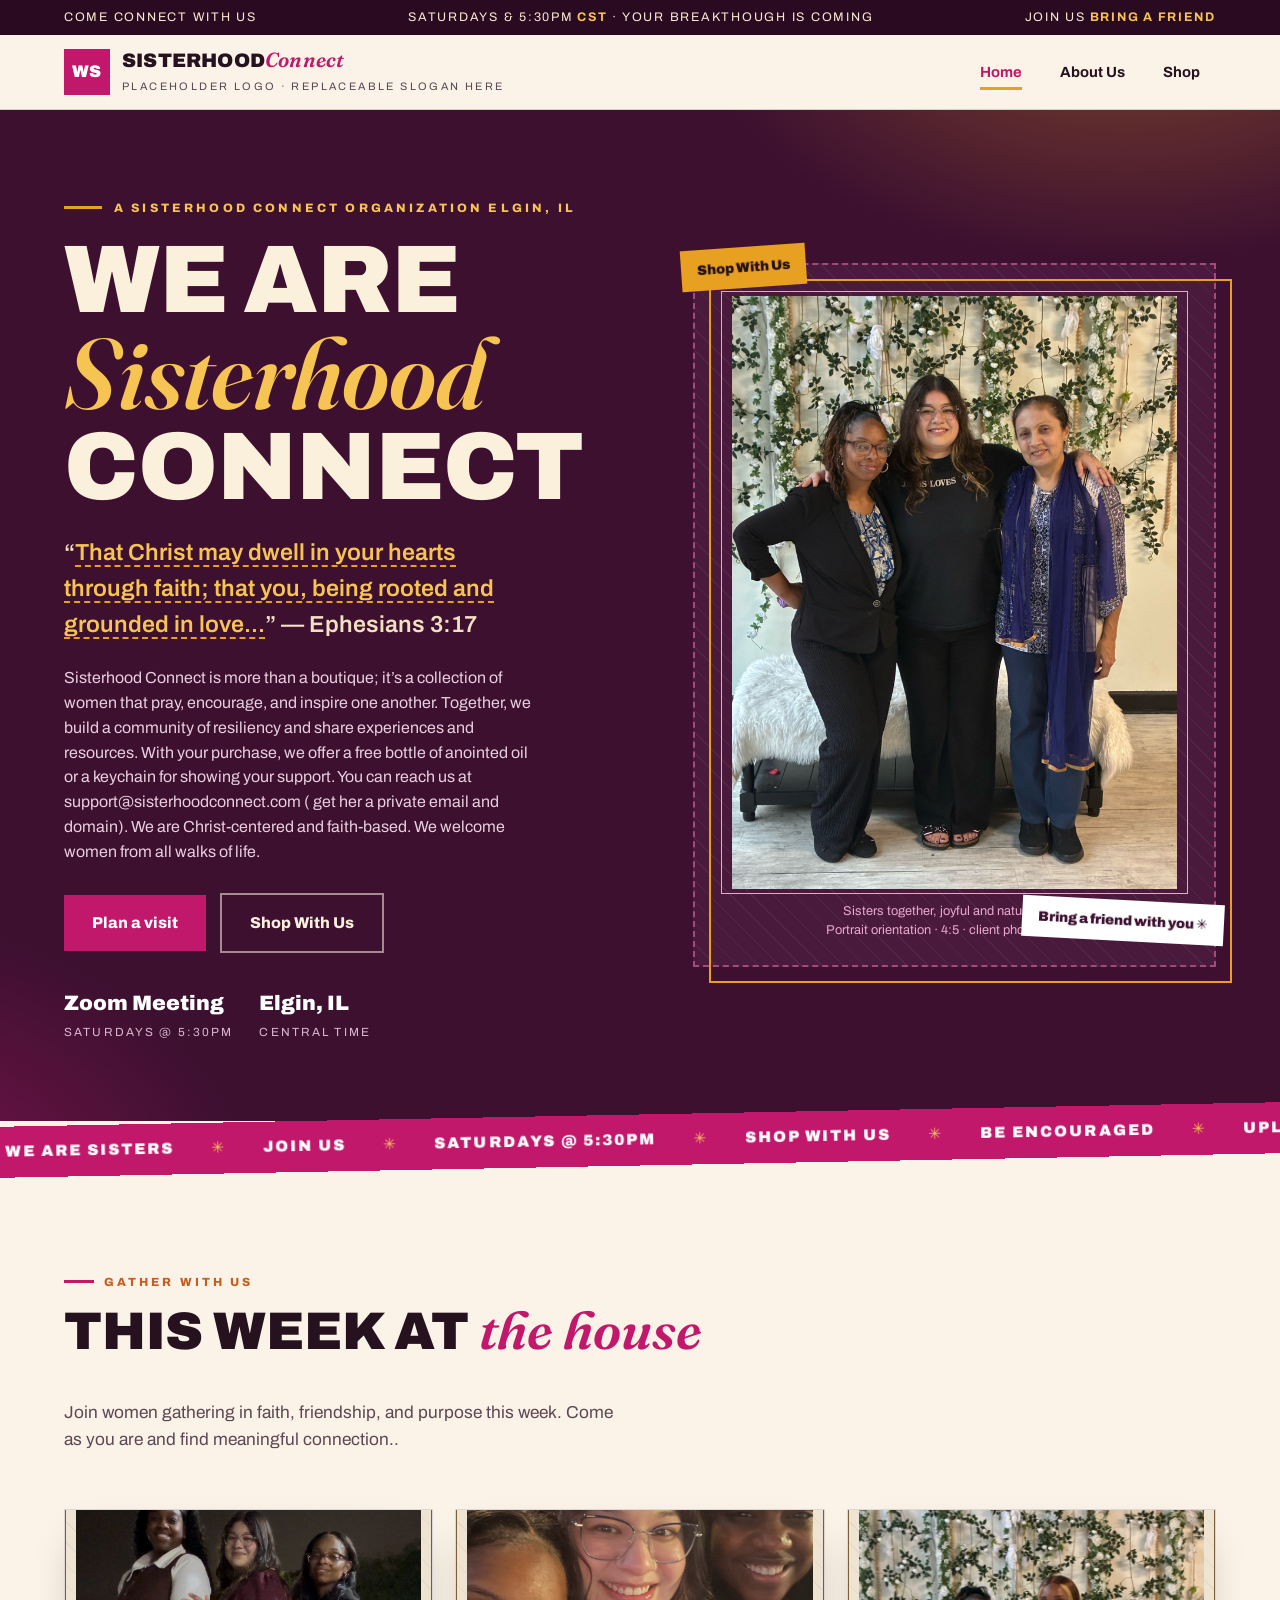
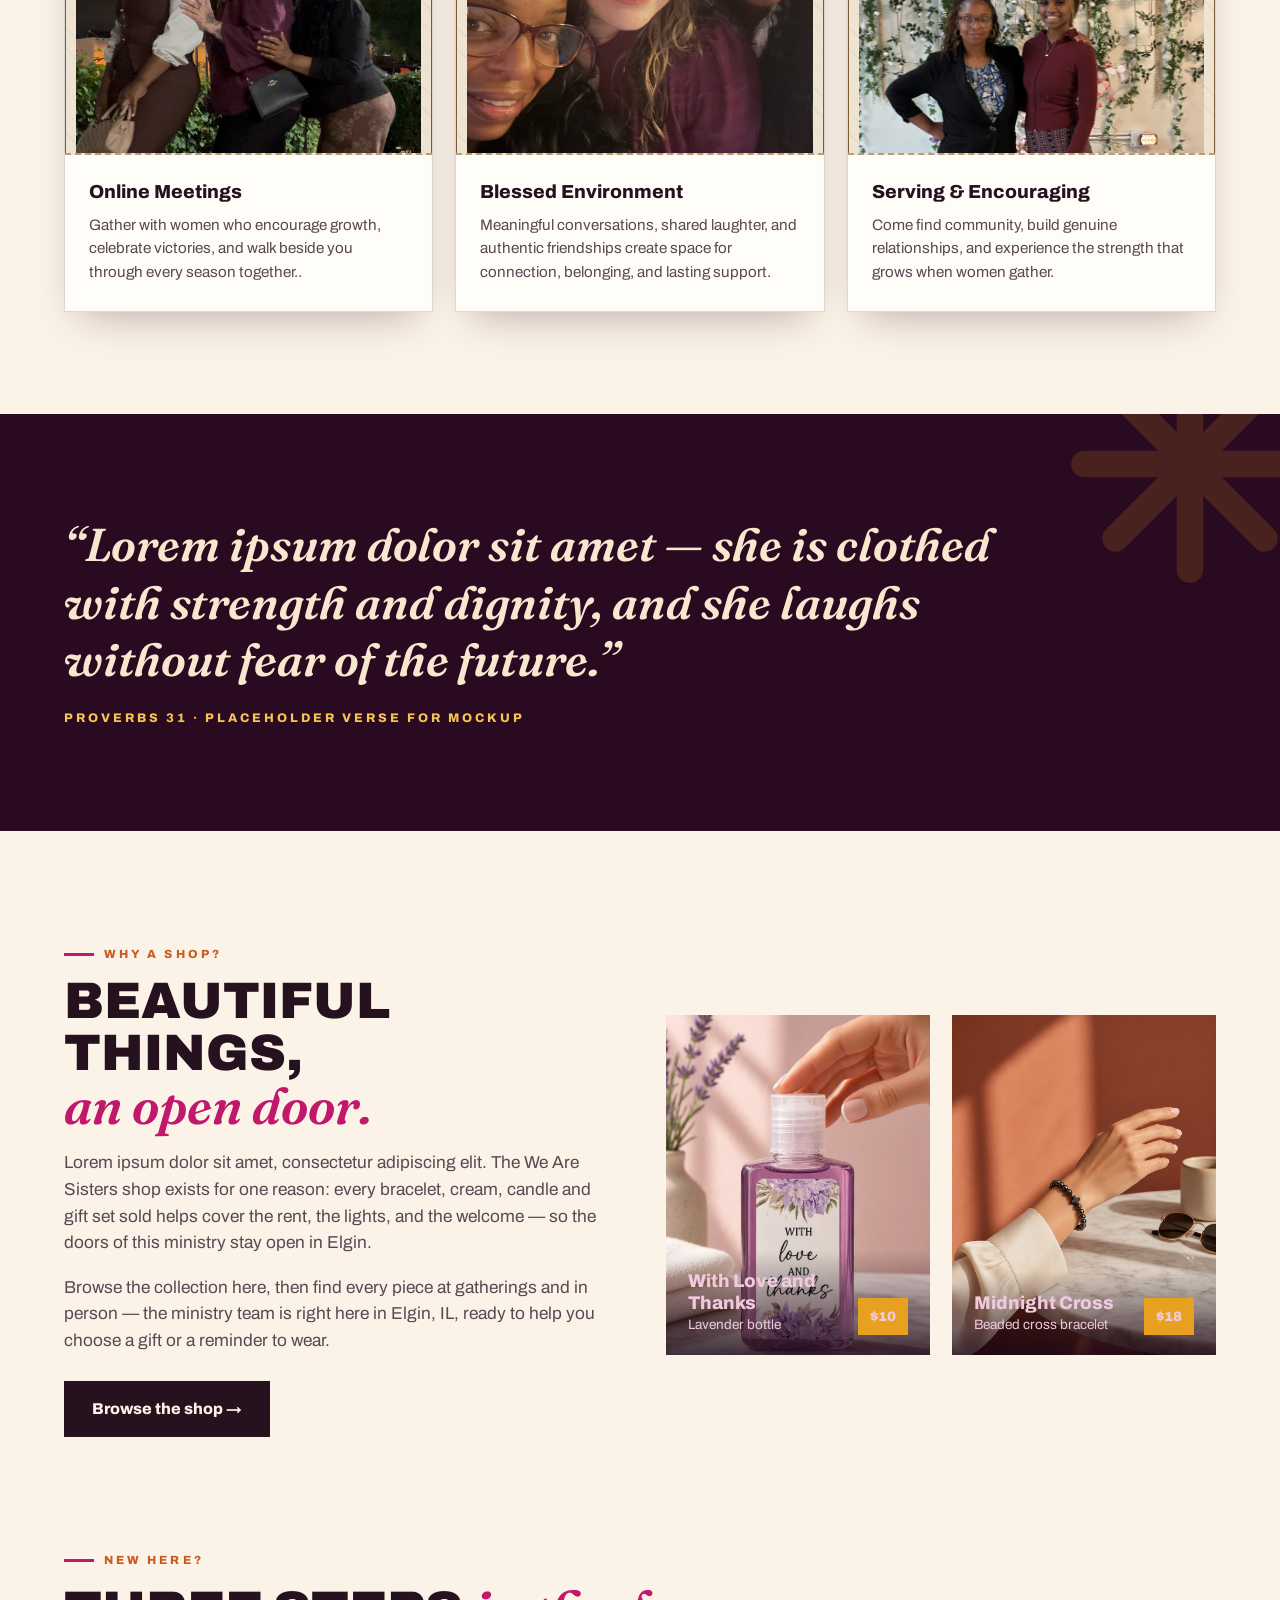
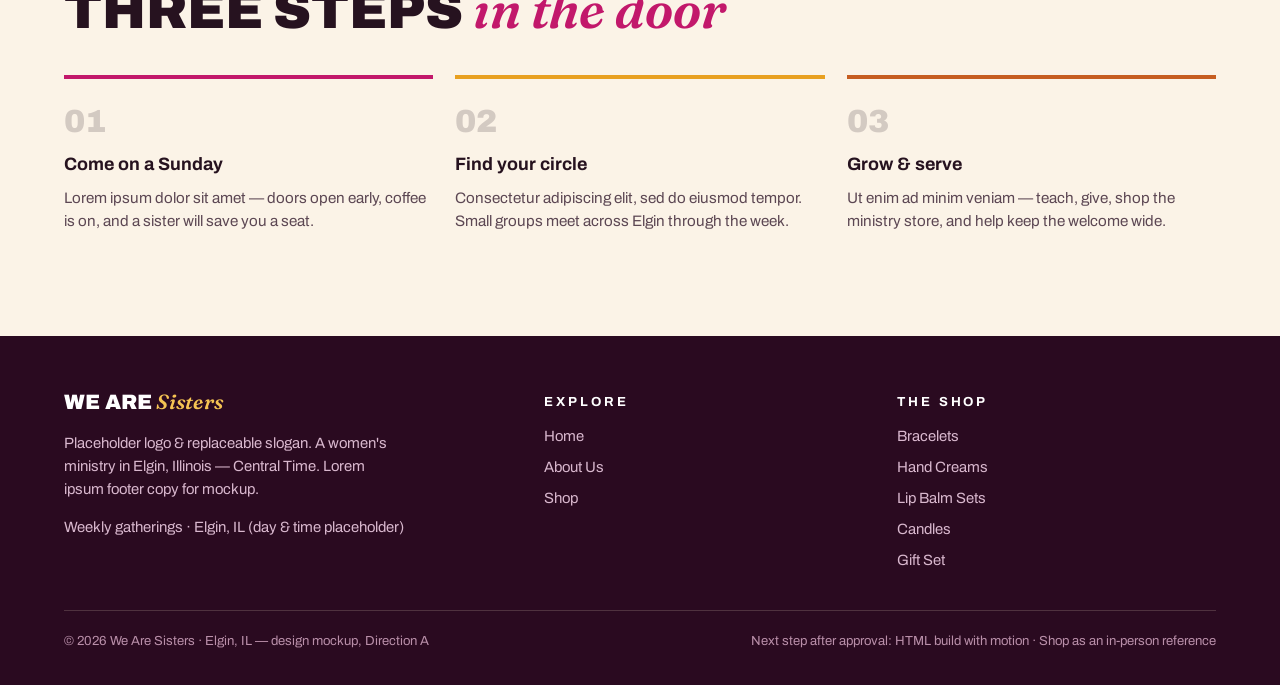
<file: index.html>
<!doctype html>
<html lang="en">
<head>
<meta charset="utf-8" />
<meta name="viewport" content="width=device-width, initial-scale=1, viewport-fit=cover" />
<meta name="color-scheme" content="light only" />
<link rel="icon" href="data:," />
<title>Sisterhood Connect Boutique</title>
<link rel="preconnect" href="https://fonts.googleapis.com" />
<link rel="preconnect" href="https://fonts.gstatic.com" crossorigin />
<link href="https://fonts.googleapis.com/css2?family=Archivo:ital,wght@0,400;0,500;0,600;0,700;0,800;0,900;1,600&family=Fraunces:ital,opsz,wght@1,9..144,400;1,9..144,600&display=swap" rel="stylesheet" />



  <link rel="stylesheet" href="css/styles.css" />
</head>
<body data-view="home">

<div class="topbar"><div class="wrap"><span>Come Connect with US</span><span>Saturdays &amp; 5:30PM<b> CST</b> · Your Breakthough IS Coming</span><span>Join Us<b> Bring A Friend</b></span></div></div>

<header class="site">
  <div class="wrap nav">
    <a class="logo" href="index.html" aria-label="We Are Sisters — home">
      <span class="logo-mark">WS</span>
      <span><span class="logo-name">Sisterhood<em>Connect</em></span><span class="logo-sub" style="display:block">Placeholder logo · Replaceable slogan here</span></span>
    </a>
    <nav class="nav-links" aria-label="Sections">
      <a href="index.html"  aria-current="page">Home</a>
      <a href="about.html">About Us</a>
      <a href="shop.html">Shop</a>
    </nav>
  </div>
</header>

<main>
<!-- ================= HOME ================= -->
<div class="view active" id="view-home">
  <section class="hero">
    <div class="wrap">
      <div>
        <p class="hero-kicker">A Sisterhood Connect Organization Elgin, IL</p>
        <h1 class="hero-title">We are<br /><span class="serif">Sisterhood</span><br />Connect</h1>
        <p class="hero-slogan">“<span class="ph">That Christ may dwell in your hearts through faith; that you, being rooted and grounded in love...</span>” — Ephesians 3:17 </p>
        <p class="hero-copy">Sisterhood Connect is more than a boutique; it’s a collection of women that pray, encourage, and inspire one another.
Together, we build a community of resiliency and  share experiences and resources. 
With your purchase,  we offer a free bottle of anointed oil or a keychain for showing your support. 
You can reach us at support@sisterhoodconnect.com ( get her a private email and domain). 
We are Christ-centered and  faith-based. We welcome women from all walks of life. </p>
        <div class="hero-cta">
          <a href="about.html" class="btn btn-magenta cut-sm">Plan a visit</a>
          <a href="shop.html" class="btn btn-ghost cut-sm">Shop With Us</a>
        </div>
        <div class="hero-meta">
          <div><b>Zoom Meeting</b><span>Saturdays @ 5:30pm</span></div>
          <div><b>Elgin, IL</b><span>Central Time</span></div>
          <!-- <div><b>Lorem</b><span>Small groups weekly</span></div> -->
        </div>
      </div>
      <div class="hero-media reveal in">
        <div class="frame"></div>
        <div class="slot tall" role="img" aria-label="Photo placeholder: hero community photo">
          <span class="slot-tag"><img src="images/media/IMG_2534.png" alt="comtemporary-flyer"></span>
          <!--<span class="slot-name">Hero — community / ministry gathering</span> -->
          <span class="slot-meta">Sisters together, joyful and natural light. Portrait orientation · 4:5 · client photo to come</span>
        </div>
        <div class="sticker a"><!--<small>The shop</small>-->Shop With Us</div>
        <div class="sticker b">Bring a friend with you ✳</div>
      </div>
    </div>
  </section>

  <div class="marquee" aria-hidden="true"><div class="marquee-track" id="marqueeTrack"></div></div>

  <section class="block">
    <div class="wrap">
      <div class="sec-head reveal">
        <div><p class="kicker">Gather with us</p><h2>This week at <span class="serif">the house</span></h2></div>
        <p class="lede">Join women gathering in faith, friendship, and purpose this week. Come as you are and find meaningful connection..</p>
      </div>
      <div class="grid3">
        <article class="moment cut reveal">
          <div class="slot short" role="img" aria-label="Photo placeholder: Sunday gathering">
            <span class="slot-tag"><img src="images/media/IMG_0132.png" alt="image 1"></span><span class="slot-name">Weekly gathering</span><span class="slot-meta">Worship / congregation moment · Landscape · 3:2</span>
          </div>
          <div class="pad"><!--<span class="when">All Are Welcome</span>--><h3>Online Meetings</h3><p>Gather with women who encourage growth, celebrate victories, and walk beside you through every season together..</p></div>
        </article>
        <article class="moment cut reveal d1">
          <div class="slot short" role="img" aria-label="Photo placeholder: sister circle small group">
            <span class="slot-tag"><img src="images/media/IMG_2174.png" alt="image 1"></span><span class="slot-name">Sister circles</span><span class="slot-meta">Small group around a table · Landscape · 3:2</span>
          </div>
          <div class="pad"><!--<span class="when">Weekly · Day &amp; time placeholder</span>--><h3>Blessed Environment</h3><p>Meaningful conversations, shared laughter, and authentic friendships create space for connection, belonging, and lasting support.</p></div>
        </article>
        <article class="moment cut reveal d2">
          <div class="slot short" role="img" aria-label="Photo placeholder: outreach and serving">
            <span class="slot-tag"><img src="images/media/IMG_2522.png" alt="image 1"></span><span class="slot-name">Serve Elgin</span><span class="slot-meta">Outreach / serving the city · Landscape · 3:2</span>
          </div>
          <div class="pad"><!--<span class="when">Monthly · Saturdays</span>--><h3>Serving & Encouraging</h3><p>Come find community, build genuine relationships, and experience the strength that grows when women gather.</p></div>
        </article>
      </div>
    </div>
  </section>

  <section class="verse block">
    <div class="wrap reveal">
      <blockquote>“Lorem ipsum dolor sit amet — she is clothed with strength and dignity, and she laughs without fear of the future.”</blockquote>
      <cite>Proverbs 31 · Placeholder verse for mockup</cite>
    </div>
  </section>

  <section class="block">
    <div class="wrap">
      <div class="grid2">
        <div class="reveal">
          <p class="kicker">Why a shop?</p>
          <h2 style="font-size:clamp(2rem,4.4vw,3.2rem);font-weight:900;text-transform:uppercase;line-height:1.02;margin:10px 0 16px">Beautiful things,<br /><span class="serif" style="color:var(--magenta);text-transform:none">an open door.</span></h2>
          <p class="lede">Lorem ipsum dolor sit amet, consectetur adipiscing elit. The We Are Sisters shop exists for one reason: every bracelet, cream, candle and gift set sold helps cover the rent, the lights, and the welcome — so the doors of this ministry stay open in Elgin.</p>
          <p class="lede" style="margin-top:12px">Browse the collection here, then find every piece at gatherings and in person — the ministry team is right here in Elgin, IL, ready to help you choose a gift or a reminder to wear.</p>
          <div style="margin-top:26px"><button class="btn btn-ink cut-sm" data-goto="shop">Browse the shop →</button></div>
        </div>
        <div class="teaser reveal d1">
          <button class="teaser-card cut" data-open-product="bottle" style="border:0;text-align:left;padding:0;cursor:pointer">
            <img src="images/products/bottle.jpg" alt="Purple bottle with a floral 'With Love and Thanks' label, lavender" />
            <span class="cap"><span><b>With Love and Thanks</b><span>Lavender bottle</span></span><span class="price-chip">$10</span></span>
          </button>
          <button class="teaser-card cut" data-open-product="midnight" style="border:0;text-align:left;padding:0;cursor:pointer">
            <img src="images/products/midnight.jpg" alt="Midnight Cross bracelet — black beaded bracelet with cross bead worn on a wrist" />
            <span class="cap"><span><b>Midnight Cross</b><span>Beaded cross bracelet</span></span><span class="price-chip">$18</span></span>
          </button>
        </div>
      </div>
    </div>
  </section>

  <section class="block" style="padding-top:0">
    <div class="wrap">
      <div class="sec-head reveal"><div><p class="kicker">New here?</p><h2>Three steps <span class="serif">in the door</span></h2></div></div>
      <div class="steps">
        <div class="step reveal"><span class="num">01</span><h3>Come on a Sunday</h3><p>Lorem ipsum dolor sit amet — doors open early, coffee is on, and a sister will save you a seat.</p></div>
        <div class="step reveal d1"><span class="num">02</span><h3>Find your circle</h3><p>Consectetur adipiscing elit, sed do eiusmod tempor. Small groups meet across Elgin through the week.</p></div>
        <div class="step reveal d2"><span class="num">03</span><h3>Grow &amp; serve</h3><p>Ut enim ad minim veniam — teach, give, shop the ministry store, and help keep the welcome wide.</p></div>
      </div>
    </div>
  </section>
</div>

<!-- ================= ABOUT ================= -->
<div class="view" id="view-about">
  <section class="block" style="padding-bottom:30px">
    <div class="wrap">
      <p class="kicker reveal">About us</p>
      <h2 class="reveal" style="font-size:clamp(2.6rem,6vw,4.6rem);font-weight:900;text-transform:uppercase;line-height:.98;margin:14px 0 18px">A house built<br />by <span class="serif" style="color:var(--magenta);text-transform:none">sisters,</span> for sisters.</h2>
      <p class="lede reveal">Lorem ipsum dolor sit amet, consectetur adipiscing elit, sed do eiusmod tempor incididunt ut labore et dolore magna aliqua. We Are Sisters is a women's ministry in Elgin, Illinois — lorem ipsum placeholder story copy for this mockup, ready to be replaced with the real story.</p>
    </div>
  </section>

  <section class="block" style="padding-top:20px">
    <div class="wrap grid2">
      <div class="slot tall reveal" role="img" aria-label="Photo placeholder: our story photo">
        <svg width="44" height="44" viewBox="0 0 24 24" fill="none" stroke="currentColor" stroke-width="1.5"><rect x="3" y="5" width="18" height="14"/><circle cx="12" cy="12" r="3.5"/><path d="M3 17l5-4 4 3 4-4 5 5"/></svg>
        <span class="slot-tag">Your photo here</span>
        <span class="slot-name">Our story — the sisters together</span>
        <span class="slot-meta">Founding gathering or group portrait · Landscape · 4:3 · client photo to come</span>
      </div>
      <div class="reveal d1">
        <p class="kicker">Our story</p>
        <h3 style="font-size:1.9rem;font-weight:900;margin:10px 0 14px;line-height:1.1">Lorem ipsum began around one kitchen table.</h3>
        <p style="color:var(--ink-soft)">Lorem ipsum dolor sit amet, consectetur adipiscing elit, sed do eiusmod tempor incididunt ut labore et dolore magna aliqua. Ut enim ad minim veniam, quis nostrud exercitation ullamco laboris nisi ut aliquip ex ea commodo consequat.</p>
        <p style="color:var(--ink-soft)">Duis aute irure dolor in reprehenderit in voluptate velit esse cillum dolore eu fugiat nulla pariatur. Excepteur sint occaecat cupidatat non proident, sunt in culpa qui officia deserunt mollit anim id est laborum.</p>
        <p style="color:var(--ink-soft)">Sed ut perspiciatis unde omnis iste natus error sit voluptatem accusantium doloremque laudantium, totam rem aperiam, eaque ipsa quae ab illo inventore veritatis.</p>
      </div>
    </div>
  </section>

  <section class="block" style="padding-top:10px">
    <div class="wrap">
      <div class="sec-head reveal"><div><p class="kicker">What we hold</p><h2>Our <span class="serif">values</span></h2></div></div>
      <div class="values">
        <div class="value cut-sm reveal"><span class="glyph">✳</span><h3>Sisterhood</h3><p>Lorem ipsum dolor sit amet — no sister walks alone in this house.</p></div>
        <div class="value cut-sm reveal d1"><span class="glyph">✚</span><h3>Faith</h3><p>Consectetur adipiscing elit, sed do eiusmod tempor incididunt ut labore.</p></div>
        <div class="value cut-sm reveal d2"><span class="glyph">❋</span><h3>Welcome</h3><p>Ut enim ad minim veniam — the door, and the table, stay open.</p></div>
        <div class="value cut-sm reveal d3"><span class="glyph">✦</span><h3>Generosity</h3><p>Duis aute irure dolor — we give, we serve, we shop with purpose.</p></div>
      </div>
    </div>
  </section>

  <section class="block" style="padding-top:10px">
    <div class="wrap grid2" style="align-items:start">
      <div class="reveal">
        <p class="kicker">The journey</p>
        <h3 style="font-size:1.9rem;font-weight:900;margin:10px 0 26px">Lorem milestones</h3>
        <div class="timeline">
          <div class="t"><span class="yr">Year One</span><h3>The first circle</h3><p>Lorem ipsum dolor sit amet, consectetur adipiscing elit — twelve sisters, one living room in Elgin.</p></div>
          <div class="t"><span class="yr">Year Two</span><h3>A room of our own</h3><p>Sed do eiusmod tempor incididunt ut labore et dolore magna aliqua, quis nostrud exercitation.</p></div>
          <div class="t"><span class="yr">Today</span><h3>The shop opens</h3><p>Ut enim ad minim veniam — the store launches so every purchase helps keep the doors open.</p></div>
        </div>
      </div>
      <div>
        <p class="kicker reveal">The sisters leading</p>
        <h3 class="reveal" style="font-size:1.9rem;font-weight:900;margin:10px 0 26px">Faces to come</h3>
        <div class="people" style="grid-template-columns:1fr">
          <article class="person cut reveal">
            <div class="slot" role="img" aria-label="Photo placeholder: founder portrait" style="min-height:250px">
              <span class="slot-tag">Your photo here</span><span class="slot-name">Founder / lead sister portrait</span><span class="slot-meta">Head-and-shoulders · Portrait · 3:4</span>
            </div>
            <div class="pad"><span class="role">Founder — name placeholder</span><h3>Lorem Ipsum Name</h3><p>Lorem ipsum dolor sit amet, consectetur adipiscing elit — short leader bio placeholder.</p></div>
          </article>
          <article class="person cut reveal d1">
            <div class="slot" role="img" aria-label="Photo placeholder: leader portrait" style="min-height:250px">
              <span class="slot-tag">Your photo here</span><span class="slot-name">Leader portrait</span><span class="slot-meta">Head-and-shoulders · Portrait · 3:4</span>
            </div>
            <div class="pad"><span class="role">Circles lead — name placeholder</span><h3>Lorem Ipsum Name</h3><p>Sed do eiusmod tempor incididunt — short leader bio placeholder.</p></div>
          </article>
        </div>
      </div>
    </div>
  </section>
</div>

<!-- ================= SHOP ================= -->
<div class="view" id="view-shop">
  <section class="shop-hero">
    <div class="wrap">
      <span class="mock-tag">Mockup prices — for approval</span>
      <h2>The <span class="serif">Sisters</span> Shop</h2>
      <p class="lede">Bracelets, hand creams, lip balm sets, candles and gifts — lorem ipsum placeholder copy throughout. Prices, descriptions and ingredient lists are invented for this mockup and get replaced with the real ones before launch.</p>
      <div class="mission-strip cut-sm">
        <span style="font-size:1.4rem" aria-hidden="true">✳</span>
        <p><b>Every purchase helps keep the doors open.</b> Browse the collection here — every piece is available at gatherings &amp; in person from the ministry team in <b>Elgin, IL</b>.</p>
      </div>
    </div>
  </section>
  <section>
    <div class="wrap">
      <div class="filters" id="filters" role="group" aria-label="Filter products by category"></div>
      <p class="count-note" id="countNote"></p>
      <div class="pgrid" id="pgrid"></div>
      <div style="height:60px"></div>
    </div>
  </section>
</div>

<!-- ================= PRODUCT DETAIL ================= -->
<div class="view" id="view-product">
  <div class="wrap">
    <button class="crumb" data-goto="shop">← Back to the Shop</button>
    <div class="detail">
      <div class="imgbox cut"><img id="dImg" src="images/products/giftset.jpg" alt="Done in Love gift set — tumbler, journal, pen and keychain" /></div>
      <div>
        <span class="ph-note">Mockup price &amp; copy</span>
        <p class="kicker" id="dCat" style="margin-top:14px"></p>
        <h2 id="dName"></h2>
        <p class="dprice"><span id="dPrice"></span></p>
        <p class="short" id="dShort"></p>
        <p class="avail-note">Available at gatherings &amp; in person</p>
        <div class="tabs">
          <div class="tablist" role="tablist" id="tablist">
            <button role="tab" data-tab="desc" aria-selected="true">Description</button>
            <button role="tab" data-tab="ing" aria-selected="false" id="ingTabBtn">Ingredients / Materials</button>
            <button role="tab" data-tab="ship" aria-selected="false">Shipping &amp; Care</button>
          </div>
          <div class="tabpanel" id="panel-desc" role="tabpanel"></div>
          <div class="tabpanel" id="panel-ing" role="tabpanel" hidden></div>
          <div class="tabpanel" id="panel-ship" role="tabpanel" hidden>
            <p><b>Ships from Elgin, IL.</b> Orders are packed with care and shipped by the We Are Sisters ministry team — no warehouse, no middleman. Lorem ipsum placeholder shipping copy for this mockup: orders leave Elgin within 2–3 business days, tracking by email.</p>
            <p>Local pickup in Elgin can be arranged at gatherings. Lorem ipsum returns placeholder: unworn / unused items may be returned within 30 days.</p>
            <p id="shipCare"></p>
          </div>
        </div>
      </div>
    </div>
    <div style="height:50px"></div>
  </div>
</div>
</main>

<footer class="site">
  <div class="wrap">
    <div class="fgrid">
      <div>
        <span class="logo-name" style="color:#fff;font-size:1.3rem">We Are <em style="font-family:Fraunces,serif;font-style:italic;text-transform:none;color:var(--gold-soft)">Sisters</em></span>
        <p style="max-width:38ch">Placeholder logo &amp; replaceable slogan. A women's ministry in Elgin, Illinois — Central Time. Lorem ipsum footer copy for mockup.</p>
        <p>Weekly gatherings · Elgin, IL (day &amp; time placeholder)</p>
      </div>
      <div><h4>Explore</h4><ul>
        <li><button data-goto="home">Home</button></li>
        <li><button data-goto="about">About Us</button></li>
        <li><button data-goto="shop">Shop</button></li>
      </ul></div>
      <div><h4>The Shop</h4><ul>
        <li><button data-cat-link="bracelets">Bracelets</button></li>
        <li><button data-cat-link="creams">Hand Creams</button></li>
        <li><button data-cat-link="sets">Lip Balm Sets</button></li>
        <li><button data-cat-link="candles">Candles</button></li>
        <li><button data-cat-link="gifts">Gift Set</button></li>
      </ul></div>
    </div>
    <div class="fbottom"><span>© 2026 We Are Sisters · Elgin, IL — design mockup, Direction A</span><span>Next step after approval: HTML build with motion · Shop as an in-person reference</span></div>
  </div>
</footer>


  <script src="js/main.js"></script>
</body>
</html>
</file>
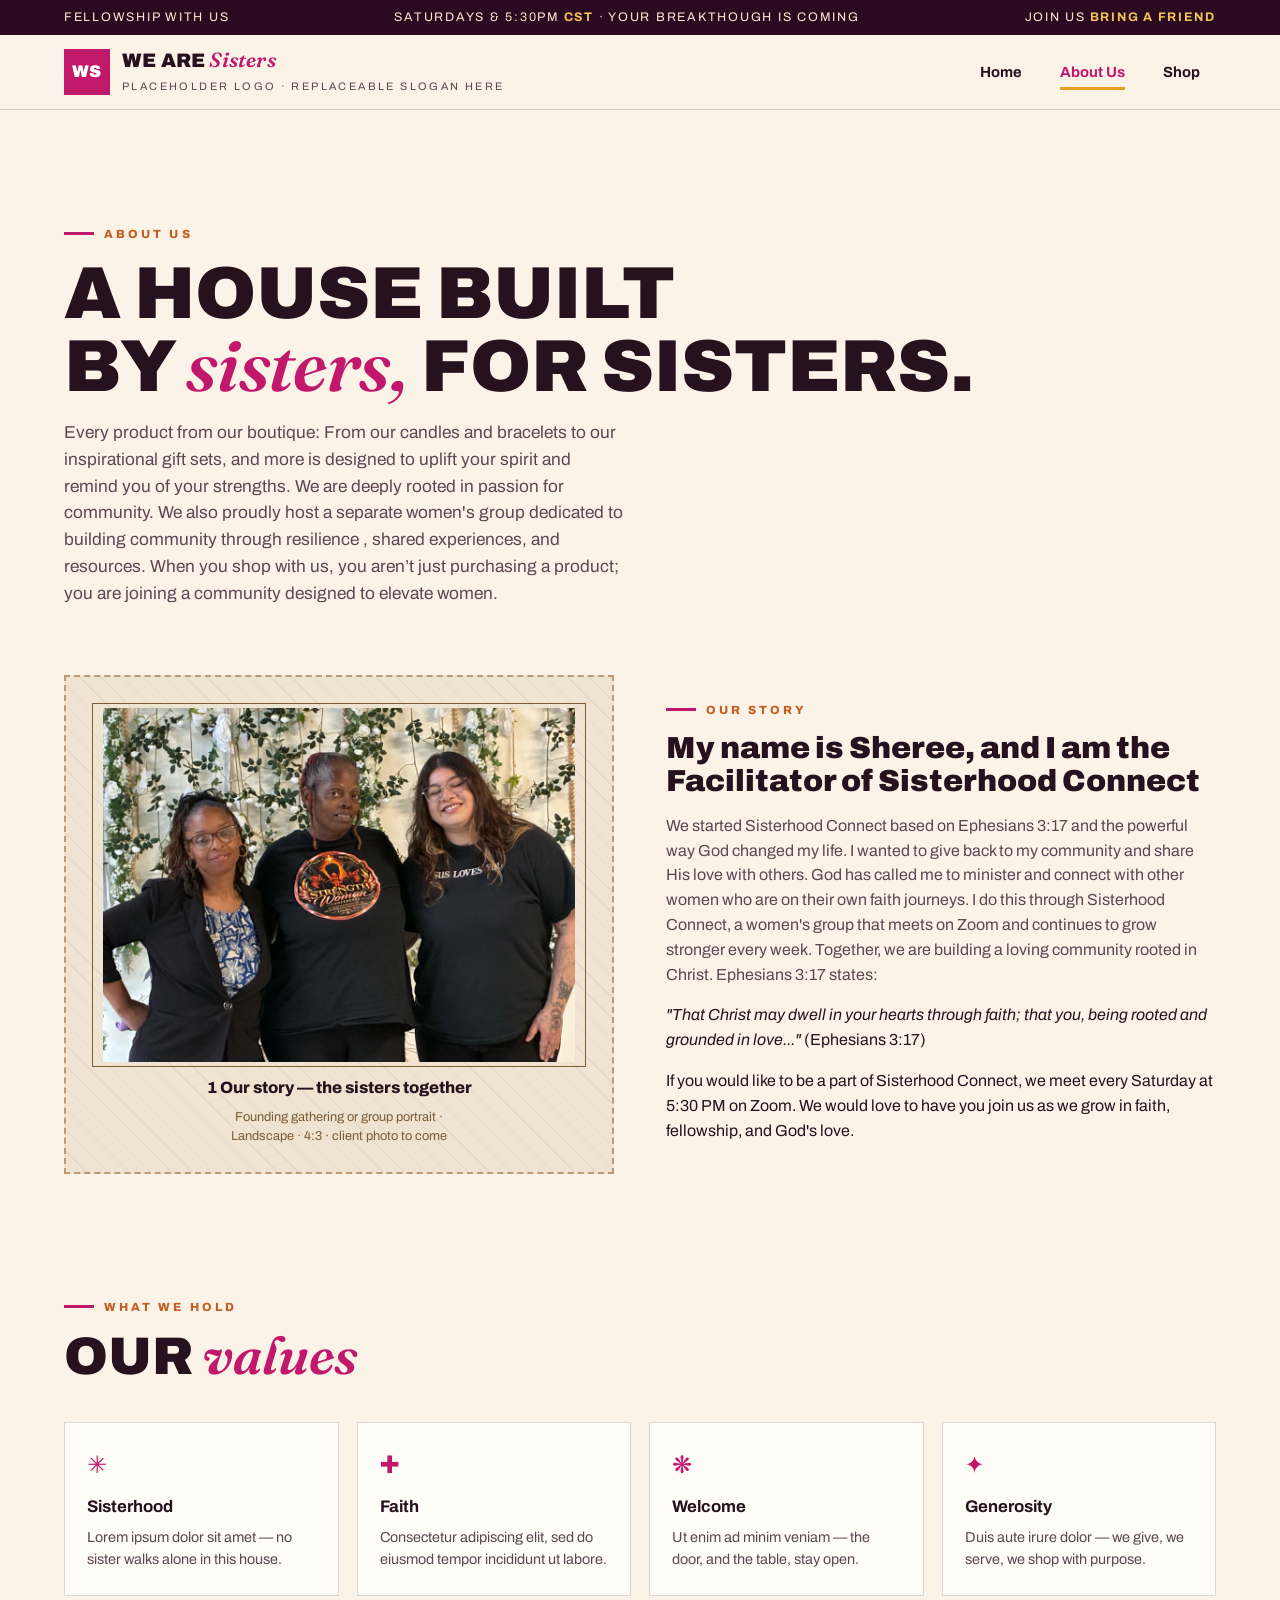
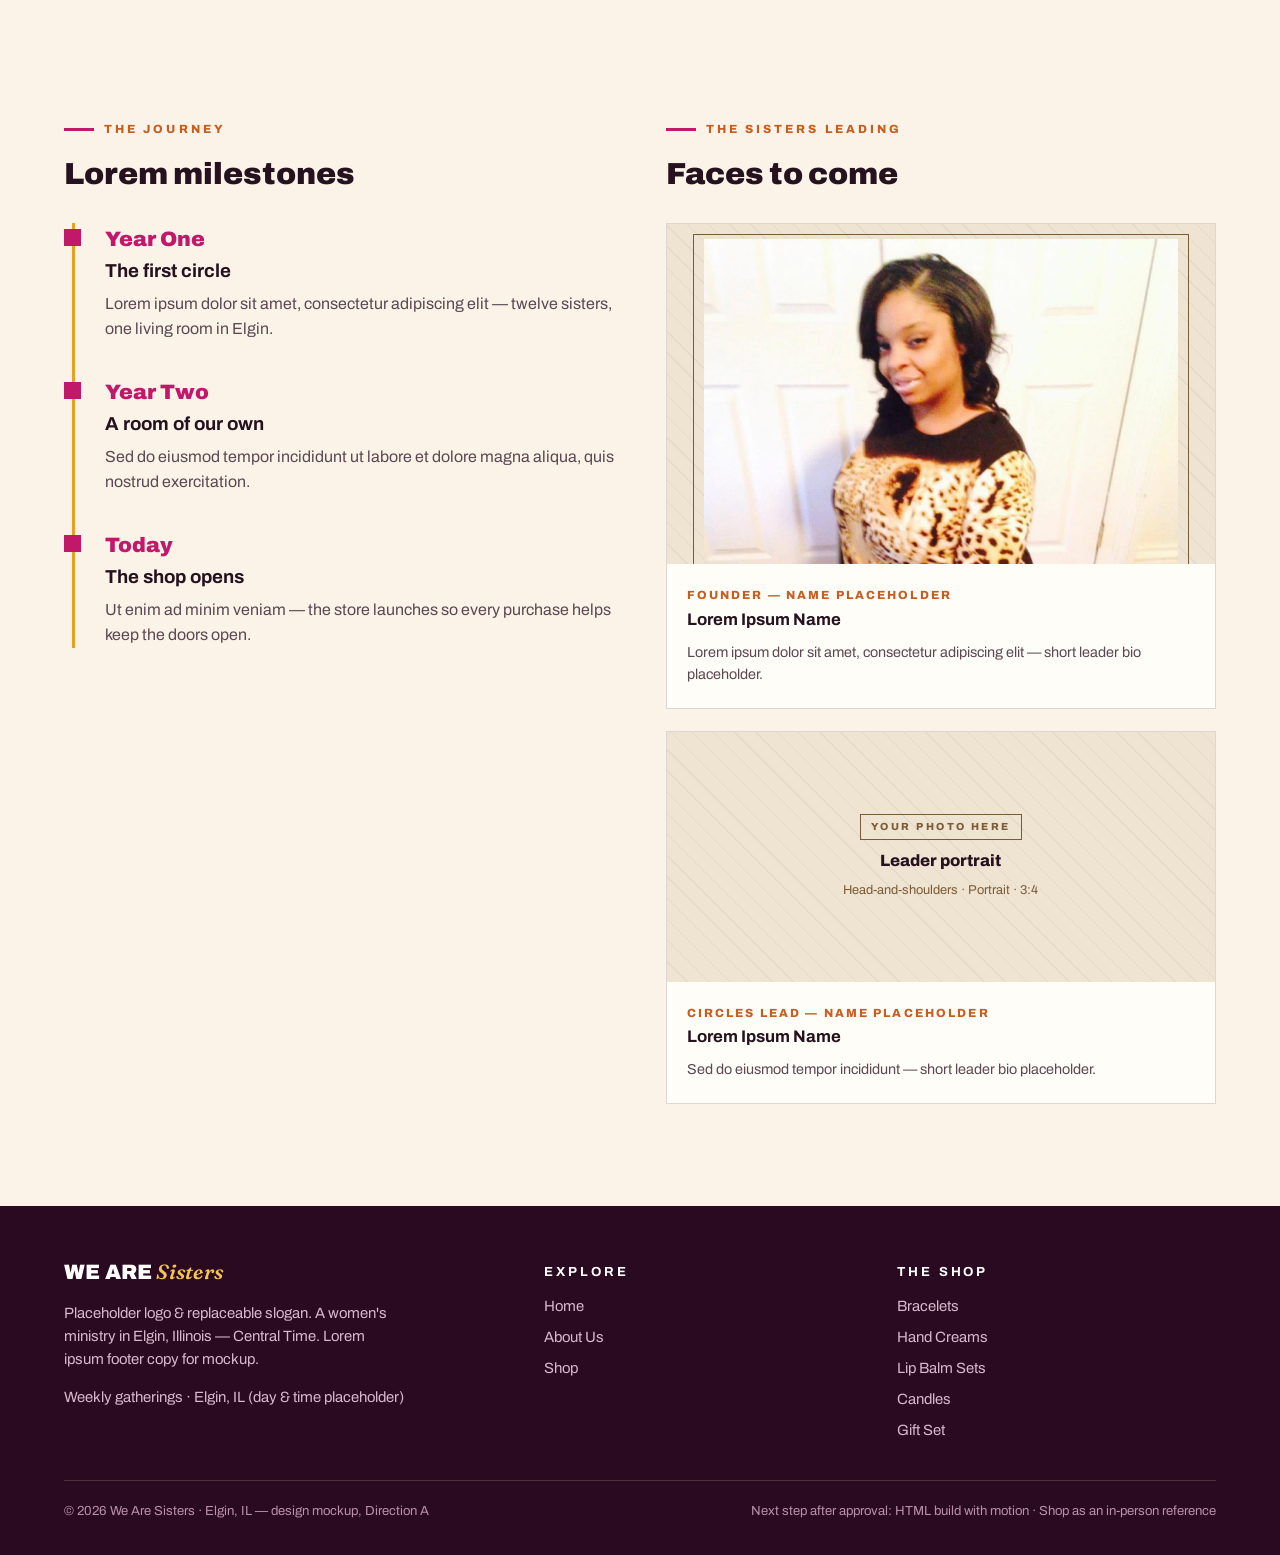
<file: about.html>
<!doctype html>
<html lang="en">
<head>
<meta charset="utf-8" />
<meta name="viewport" content="width=device-width, initial-scale=1, viewport-fit=cover" />
<meta name="color-scheme" content="light only" />
<link rel="icon" href="data:," />
<title>About Us — We Are Sisters</title>
<link rel="preconnect" href="https://fonts.googleapis.com" />
<link rel="preconnect" href="https://fonts.gstatic.com" crossorigin />
<link href="https://fonts.googleapis.com/css2?family=Archivo:ital,wght@0,400;0,500;0,600;0,700;0,800;0,900;1,600&family=Fraunces:ital,opsz,wght@1,9..144,400;1,9..144,600&display=swap" rel="stylesheet" />



  <link rel="stylesheet" href="css/styles.css" />
</head>
<body data-view="about">

<div class="topbar"><div class="wrap"><span>Fellowship with Us</span><span>Saturdays &amp; 5:30PM<b> CST</b> · Your Breakthough IS Coming</span><span>Join Us<b> Bring A Friend</b></span></div></div>

<header class="site">
  <div class="wrap nav">
    <a class="logo" href="index.html" aria-label="We Are Sisters — home">
      <span class="logo-mark">WS</span>
      <span><span class="logo-name">We Are <em>Sisters</em></span><span class="logo-sub" style="display:block">Placeholder logo · Replaceable slogan here</span></span>
    </a>
    <nav class="nav-links" aria-label="Sections">
      <a href="index.html">Home</a>
      <a href="about.html"  aria-current="page">About Us</a>
      <a href="shop.html">Shop</a>
    </nav>
  </div>
</header>

<main>
<!-- ================= HOME ================= -->
<div class="view active" id="view-home">
  <section class="hero">
    <div class="wrap">
      <div>
        <p class="hero-kicker">A ministry of sisters · Elgin, IL</p>
        <h1 class="hero-title">We are<br /><span class="serif">sisters,</span><br />we rise.</h1>
        <p class="hero-slogan">“<span class="ph">Replaceable slogan goes here</span>” — lorem ipsum dolor sit amet, consectetur adipiscing elit.</p>
        <p class="hero-copy">Lorem ipsum dolor sit amet, consectetur adipiscing elit, sed do eiusmod tempor incididunt ut labore et dolore magna aliqua. Ut enim ad minim veniam, quis nostrud exercitation ullamco laboris — a house where every sister is seen, known, and sent.</p>
        <div class="hero-cta">
          <button class="btn btn-magenta cut-sm" data-goto="about">Plan a visit</button>
          <button class="btn btn-ghost cut-sm" data-goto="shop">Shop to keep the doors open</button>
        </div>
        <div class="hero-meta">
          <div><b>Day · TBD</b><span>Gathering time placeholder</span></div>
          <div><b>Elgin, IL</b><span>Central Time</span></div>
          <div><b>Lorem</b><span>Small groups weekly</span></div>
        </div>
      </div>
      <div class="hero-media reveal in">
        <div class="frame"></div>
        <div class="slot tall" role="img" aria-label="Photo placeholder: hero community photo">
          <svg width="44" height="44" viewBox="0 0 24 24" fill="none" stroke="currentColor" stroke-width="1.5"><rect x="3" y="5" width="18" height="14"/><circle cx="12" cy="12" r="3.5"/><path d="M3 17l5-4 4 3 4-4 5 5"/></svg>
          <span class="slot-tag"></span>
          <span class="slot-name">Hero — community / ministry gathering</span>
          <span class="slot-meta">Sisters together, joyful and natural light. Portrait orientation · 4:5 · client photo to come</span>
        </div>
        <div class="sticker a"><small>The shop</small>Every purchase helps keep the doors open</div>
        <div class="sticker b">Lorem ipsum — bring a sister with you ✳</div>
      </div>
    </div>
  </section>

  <div class="marquee" aria-hidden="true"><div class="marquee-track" id="marqueeTrack"></div></div>

  <section class="block">
    <div class="wrap">
      <div class="sec-head reveal">
        <div><p class="kicker">Gather with us</p><h2>This week at <span class="serif">the house</span></h2></div>
        <p class="lede">Lorem ipsum dolor sit amet, consectetur adipiscing elit. Three rhythms, one family — pick one and come as you are.</p>
      </div>
      <div class="grid3">
        <article class="moment cut reveal">
          <div class="slot short" role="img" aria-label="Photo placeholder: Sunday gathering">
            <span class="slot-tag">Your photo here</span><span class="slot-name">Sunday gathering</span><span class="slot-meta">Worship / congregation moment · Landscape · 3:2</span>
          </div>
          <div class="pad"><span class="when">Weekly · Day &amp; time placeholder</span><h3>Sunday Gathering</h3><p>Lorem ipsum dolor sit amet, consectetur adipiscing elit, sed do eiusmod tempor incididunt ut labore et dolore.</p></div>
        </article>
        <article class="moment cut reveal d1">
          <div class="slot short" role="img" aria-label="Photo placeholder: sister circle small group">
            <span class="slot-tag">Your photo here</span><span class="slot-name">Sister circles</span><span class="slot-meta">Small group around a table · Landscape · 3:2</span>
          </div>
          <div class="pad"><span class="when">Weekly · Day &amp; time placeholder</span><h3>Sister Circles</h3><p>Ut enim ad minim veniam, quis nostrud exercitation ullamco laboris nisi ut aliquip ex ea commodo consequat.</p></div>
        </article>
        <article class="moment cut reveal d2">
          <div class="slot short" role="img" aria-label="Photo placeholder: outreach and serving">
            <span class="slot-tag">Your photo here</span><span class="slot-name">Serve Elgin</span><span class="slot-meta">Outreach / serving the city · Landscape · 3:2</span>
          </div>
          <div class="pad"><span class="when">Monthly · Saturdays</span><h3>Serve Days</h3><p>Duis aute irure dolor in reprehenderit in voluptate velit esse cillum dolore eu fugiat nulla pariatur.</p></div>
        </article>
      </div>
    </div>
  </section>

  <section class="verse block">
    <div class="wrap reveal">
      <blockquote>“Lorem ipsum dolor sit amet — she is clothed with strength and dignity, and she laughs without fear of the future.”</blockquote>
      <cite>Proverbs 31 · Placeholder verse for mockup</cite>
    </div>
  </section>

  <section class="block">
    <div class="wrap">
      <div class="grid2">
        <div class="reveal">
          <p class="kicker">Why a shop?</p>
          <h2 style="font-size:clamp(2rem,4.4vw,3.2rem);font-weight:900;text-transform:uppercase;line-height:1.02;margin:10px 0 16px">Beautiful things,<br /><span class="serif" style="color:var(--magenta);text-transform:none">an open door.</span></h2>
          <p class="lede">Lorem ipsum dolor sit amet, consectetur adipiscing elit. The We Are Sisters shop exists for one reason: every bracelet, cream, candle and gift set sold helps cover the rent, the lights, and the welcome — so the doors of this ministry stay open in Elgin.</p>
          <p class="lede" style="margin-top:12px">Browse the collection here, then find every piece at gatherings and in person — the ministry team is right here in Elgin, IL, ready to help you choose a gift or a reminder to wear.</p>
          <div style="margin-top:26px"><button class="btn btn-ink cut-sm" data-goto="shop">Browse the shop →</button></div>
        </div>
        <div class="teaser reveal d1">
          <button class="teaser-card cut" data-open-product="bottle" style="border:0;text-align:left;padding:0;cursor:pointer">
            <img src="images/products/bottle.jpg" alt="Purple bottle with a floral 'With Love and Thanks' label, lavender" />
            <span class="cap"><span><b>With Love and Thanks</b><span>Lavender bottle</span></span><span class="price-chip">$10</span></span>
          </button>
          <button class="teaser-card cut" data-open-product="midnight" style="border:0;text-align:left;padding:0;cursor:pointer">
            <img src="images/products/midnight.jpg" alt="Midnight Cross bracelet — black beaded bracelet with cross bead worn on a wrist" />
            <span class="cap"><span><b>Midnight Cross</b><span>Beaded cross bracelet</span></span><span class="price-chip">$18</span></span>
          </button>
        </div>
      </div>
    </div>
  </section>

  <section class="block" style="padding-top:0">
    <div class="wrap">
      <div class="sec-head reveal"><div><p class="kicker">New here?</p><h2>Three steps <span class="serif">in the door</span></h2></div></div>
      <div class="steps">
        <div class="step reveal"><span class="num">01</span><h3>Come on a Sunday</h3><p>Lorem ipsum dolor sit amet — doors open early, coffee is on, and a sister will save you a seat.</p></div>
        <div class="step reveal d1"><span class="num">02</span><h3>Find your circle</h3><p>Consectetur adipiscing elit, sed do eiusmod tempor. Small groups meet across Elgin through the week.</p></div>
        <div class="step reveal d2"><span class="num">03</span><h3>Grow &amp; serve</h3><p>Ut enim ad minim veniam — teach, give, shop the ministry store, and help keep the welcome wide.</p></div>
      </div>
    </div>
  </section>
</div>

<!-- ================= ABOUT ================= -->
<div class="view" id="view-about">
  <section class="block" style="padding-bottom:30px">
    <div class="wrap">
      <p class="kicker reveal">About us</p>
      <h2 class="reveal" style="font-size:clamp(2.6rem,6vw,4.6rem);font-weight:900;text-transform:uppercase;line-height:.98;margin:14px 0 18px">A house built<br />by <span class="serif" style="color:var(--magenta);text-transform:none">sisters,</span> for sisters.</h2>
      <p class="lede reveal">Every product from our boutique: From our candles and bracelets to our inspirational gift sets, and more is designed to uplift your spirit and remind you of your strengths. We are deeply rooted in passion for community.
We also proudly host  a  separate women's group dedicated to building  community through resilience , shared experiences, and resources.
When you shop with us,  you aren’t just purchasing a product; you are joining a community designed to elevate women.</p>
    </div>
  </section>

  <section class="block" style="padding-top:20px">
    <div class="wrap grid2">
      <div class="slot tall reveal" role="img" aria-label="Photo placeholder: our story photo">
        <span class="slot-tag"><img src="images/media/IMG_2525.png" alt=""></span>
        <span class="slot-name">1 Our story — the sisters together</span>
        <span class="slot-meta">Founding gathering or group portrait · Landscape · 4:3 · client photo to come</span>
      </div>
      <div class="reveal d1">
        <p class="kicker">Our story</p>
        <h3 style="font-size:1.9rem;font-weight:900;margin:10px 0 14px;line-height:1.1">My name is Sheree, and I am the Facilitator of Sisterhood Connect</h3>
        <p style="color:var(--ink-soft)">
          We started Sisterhood Connect based on Ephesians 3:17 and the powerful way God changed my life. I wanted to give back to my community and share His love with others. God has called me to minister and connect with other women who are on their own faith journeys.
          I do this through Sisterhood Connect, a women's group that meets on Zoom and continues to grow stronger every week. Together, we are building a loving community rooted in Christ.
          Ephesians 3:17 states:
        </p>
        <p>
         <i>"That Christ may dwell in your hearts through faith; that you, being rooted and grounded in love..."</i> (Ephesians 3:17)
        </p>
        <p>
        If you would like to be a part of Sisterhood Connect, we meet every Saturday at 5:30 PM on Zoom.
        We would love to have you join us as we grow in faith, fellowship, and God's love.
        </p>
      </div>
    </div>
  </section>

  <section class="block" style="padding-top:10px">
    <div class="wrap">
      <div class="sec-head reveal"><div><p class="kicker">What we hold</p><h2>Our <span class="serif">values</span></h2></div></div>
      <div class="values">
        <div class="value cut-sm reveal"><span class="glyph">✳</span><h3>Sisterhood</h3><p>Lorem ipsum dolor sit amet — no sister walks alone in this house.</p></div>
        <div class="value cut-sm reveal d1"><span class="glyph">✚</span><h3>Faith</h3><p>Consectetur adipiscing elit, sed do eiusmod tempor incididunt ut labore.</p></div>
        <div class="value cut-sm reveal d2"><span class="glyph">❋</span><h3>Welcome</h3><p>Ut enim ad minim veniam — the door, and the table, stay open.</p></div>
        <div class="value cut-sm reveal d3"><span class="glyph">✦</span><h3>Generosity</h3><p>Duis aute irure dolor — we give, we serve, we shop with purpose.</p></div>
      </div>
    </div>
  </section>

  <section class="block" style="padding-top:10px">
    <div class="wrap grid2" style="align-items:start">
      <div class="reveal">
        <p class="kicker">The journey</p>
        <h3 style="font-size:1.9rem;font-weight:900;margin:10px 0 26px">Lorem milestones</h3>
        <div class="timeline">
          <div class="t"><span class="yr">Year One</span><h3>The first circle</h3><p>Lorem ipsum dolor sit amet, consectetur adipiscing elit — twelve sisters, one living room in Elgin.</p></div>
          <div class="t"><span class="yr">Year Two</span><h3>A room of our own</h3><p>Sed do eiusmod tempor incididunt ut labore et dolore magna aliqua, quis nostrud exercitation.</p></div>
          <div class="t"><span class="yr">Today</span><h3>The shop opens</h3><p>Ut enim ad minim veniam — the store launches so every purchase helps keep the doors open.</p></div>
        </div>
      </div>
      <div>
        <p class="kicker reveal">The sisters leading</p>
        <h3 class="reveal" style="font-size:1.9rem;font-weight:900;margin:10px 0 26px">Faces to come</h3>
        <div class="people" style="grid-template-columns:1fr">
          <article class="person cut reveal">
            <div class="slot" role="img" aria-label="Photo placeholder: founder portrait" style="max-height:150px; overflow-y:hidden; padding-top:250px;">
              <span class="slot-tag"><img src="images/media/IMG_1489.JPG" alt="" /></span><span class="slot-name">Founder / lead sister portrait</span><span class="slot-meta">Head-and-shoulders · Portrait · 3:4</span>
            </div>
            <div class="pad"><span class="role">Founder — name placeholder</span><h3>Lorem Ipsum Name</h3><p>Lorem ipsum dolor sit amet, consectetur adipiscing elit — short leader bio placeholder.</p></div>
          </article>
          <article class="person cut reveal d1">
            <div class="slot" role="img" aria-label="Photo placeholder: leader portrait" style="min-height:250px">
              <span class="slot-tag">Your photo here</span><span class="slot-name">Leader portrait</span><span class="slot-meta">Head-and-shoulders · Portrait · 3:4</span>
            </div>
            <div class="pad"><span class="role">Circles lead — name placeholder</span><h3>Lorem Ipsum Name</h3><p>Sed do eiusmod tempor incididunt — short leader bio placeholder.</p></div>
          </article>
        </div>
      </div>
    </div>
  </section>
</div>

<!-- ================= SHOP ================= -->
<div class="view" id="view-shop">
  <section class="shop-hero">
    <div class="wrap">
      <span class="mock-tag">Mockup prices — for approval</span>
      <h2>The <span class="serif">Sisters</span> Shop</h2>
      <p class="lede">Bracelets, hand creams, lip balm sets, candles and gifts — lorem ipsum placeholder copy throughout. Prices, descriptions and ingredient lists are invented for this mockup and get replaced with the real ones before launch.</p>
      <div class="mission-strip cut-sm">
        <span style="font-size:1.4rem" aria-hidden="true">✳</span>
        <p><b>Every purchase helps keep the doors open.</b> Browse the collection here — every piece is available at gatherings &amp; in person from the ministry team in <b>Elgin, IL</b>.</p>
      </div>
    </div>
  </section>
  <section>
    <div class="wrap">
      <div class="filters" id="filters" role="group" aria-label="Filter products by category"></div>
      <p class="count-note" id="countNote"></p>
      <div class="pgrid" id="pgrid"></div>
      <div style="height:60px"></div>
    </div>
  </section>
</div>

<!-- ================= PRODUCT DETAIL ================= -->
<div class="view" id="view-product">
  <div class="wrap">
    <button class="crumb" data-goto="shop">← Back to the Shop</button>
    <div class="detail">
      <div class="imgbox cut"><img id="dImg" src="images/products/giftset.jpg" alt="Done in Love gift set — tumbler, journal, pen and keychain" /></div>
      <div>
        <span class="ph-note">Mockup price &amp; copy</span>
        <p class="kicker" id="dCat" style="margin-top:14px"></p>
        <h2 id="dName"></h2>
        <p class="dprice"><span id="dPrice"></span></p>
        <p class="short" id="dShort"></p>
        <p class="avail-note">Available at gatherings &amp; in person</p>
        <div class="tabs">
          <div class="tablist" role="tablist" id="tablist">
            <button role="tab" data-tab="desc" aria-selected="true">Description</button>
            <button role="tab" data-tab="ing" aria-selected="false" id="ingTabBtn">Ingredients / Materials</button>
            <button role="tab" data-tab="ship" aria-selected="false">Shipping &amp; Care</button>
          </div>
          <div class="tabpanel" id="panel-desc" role="tabpanel"></div>
          <div class="tabpanel" id="panel-ing" role="tabpanel" hidden></div>
          <div class="tabpanel" id="panel-ship" role="tabpanel" hidden>
            <p><b>Ships from Elgin, IL.</b> Orders are packed with care and shipped by the We Are Sisters ministry team — no warehouse, no middleman. Lorem ipsum placeholder shipping copy for this mockup: orders leave Elgin within 2–3 business days, tracking by email.</p>
            <p>Local pickup in Elgin can be arranged at gatherings. Lorem ipsum returns placeholder: unworn / unused items may be returned within 30 days.</p>
            <p id="shipCare"></p>
          </div>
        </div>
      </div>
    </div>
    <div style="height:50px"></div>
  </div>
</div>
</main>

<footer class="site">
  <div class="wrap">
    <div class="fgrid">
      <div>
        <span class="logo-name" style="color:#fff;font-size:1.3rem">We Are <em style="font-family:Fraunces,serif;font-style:italic;text-transform:none;color:var(--gold-soft)">Sisters</em></span>
        <p style="max-width:38ch">Placeholder logo &amp; replaceable slogan. A women's ministry in Elgin, Illinois — Central Time. Lorem ipsum footer copy for mockup.</p>
        <p>Weekly gatherings · Elgin, IL (day &amp; time placeholder)</p>
      </div>
      <div><h4>Explore</h4><ul>
        <li><button data-goto="home">Home</button></li>
        <li><button data-goto="about">About Us</button></li>
        <li><button data-goto="shop">Shop</button></li>
      </ul></div>
      <div><h4>The Shop</h4><ul>
        <li><button data-cat-link="bracelets">Bracelets</button></li>
        <li><button data-cat-link="creams">Hand Creams</button></li>
        <li><button data-cat-link="sets">Lip Balm Sets</button></li>
        <li><button data-cat-link="candles">Candles</button></li>
        <li><button data-cat-link="gifts">Gift Set</button></li>
      </ul></div>
    </div>
    <div class="fbottom"><span>© 2026 We Are Sisters · Elgin, IL — design mockup, Direction A</span><span>Next step after approval: HTML build with motion · Shop as an in-person reference</span></div>
  </div>
</footer>




  <script src="js/main.js"></script>
</body>
</html>
</file>
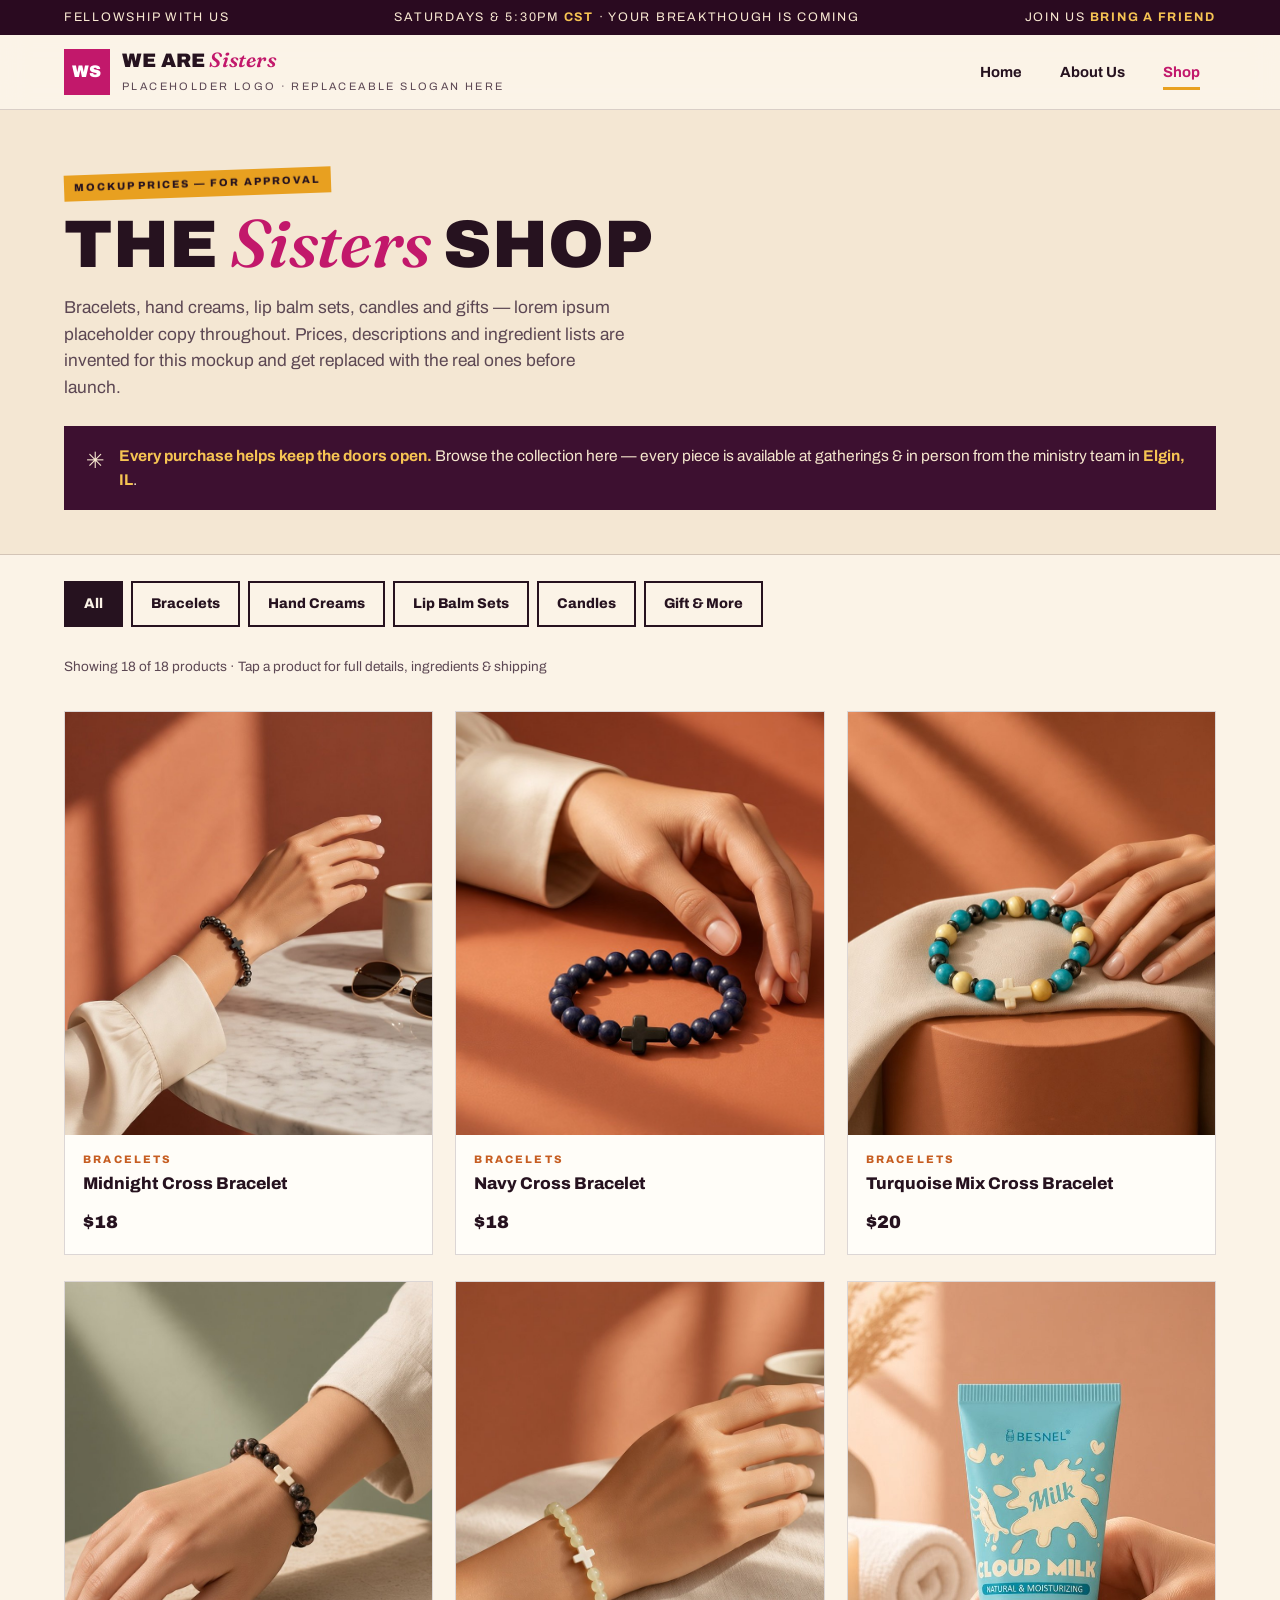
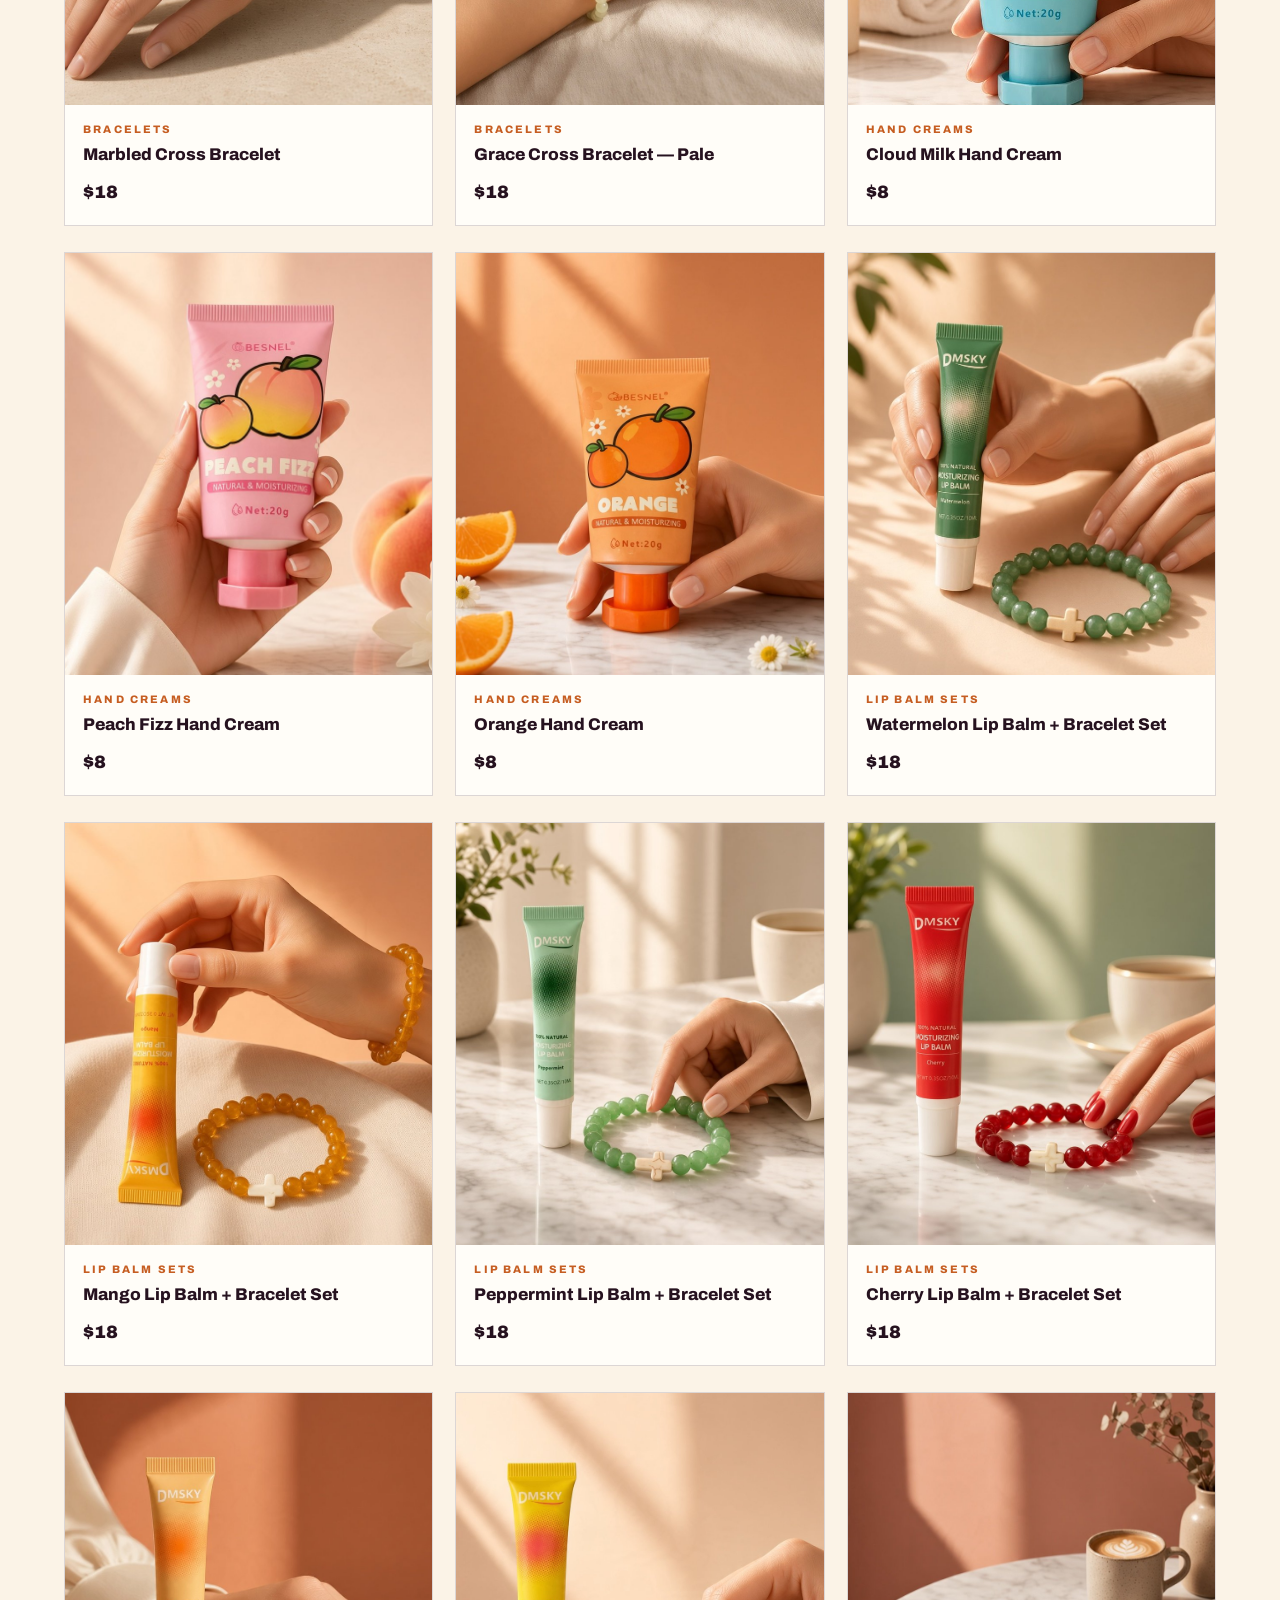
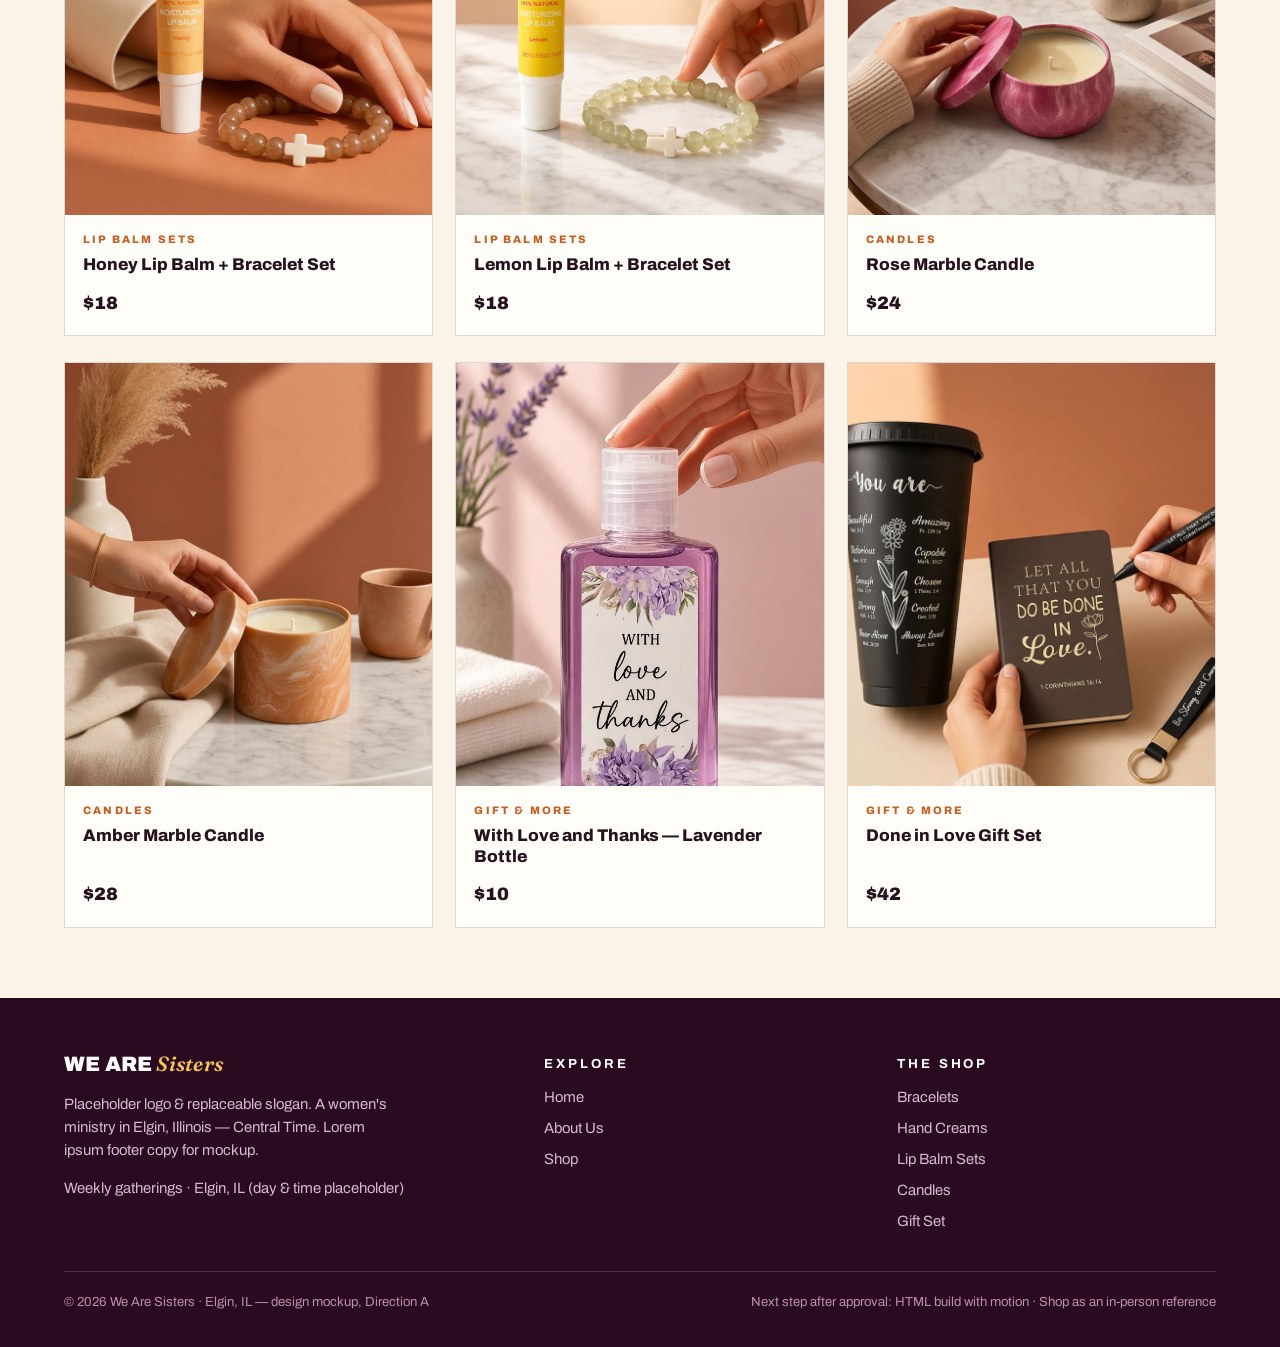
<file: shop.html>
<!doctype html>
<html lang="en">
<head>
<meta charset="utf-8" />
<meta name="viewport" content="width=device-width, initial-scale=1, viewport-fit=cover" />
<meta name="color-scheme" content="light only" />
<link rel="icon" href="data:," />
<title>Shop — We Are Sisters</title>
<link rel="preconnect" href="https://fonts.googleapis.com" />
<link rel="preconnect" href="https://fonts.gstatic.com" crossorigin />
<link href="https://fonts.googleapis.com/css2?family=Archivo:ital,wght@0,400;0,500;0,600;0,700;0,800;0,900;1,600&family=Fraunces:ital,opsz,wght@1,9..144,400;1,9..144,600&display=swap" rel="stylesheet" />



  <link rel="stylesheet" href="css/styles.css" />
</head>
<body data-view="shop">

<div class="topbar"><div class="wrap"><span>Fellowship with US</span><span>Saturdays &amp; 5:30PM<b> CST</b> · Your Breakthough IS Coming</span><span>Join Us<b> Bring A Friend</b></span></div></div>

<header class="site">
  <div class="wrap nav">
    <a class="logo" href="index.html" aria-label="We Are Sisters — home">
      <span class="logo-mark">WS</span>
      <span><span class="logo-name">We Are <em>Sisters</em></span><span class="logo-sub" style="display:block">Placeholder logo · Replaceable slogan here</span></span>
    </a>
    <nav class="nav-links" aria-label="Sections">
      <a href="index.html">Home</a>
      <a href="about.html">About Us</a>
      <a href="shop.html" aria-current="page">Shop</a>
    </nav>
  </div>
</header>

<main>
<!-- ================= HOME ================= -->
<div class="view active" id="view-home">
  <section class="hero">
    <div class="wrap">
      <div>
        <p class="hero-kicker">A ministry of sisters · Elgin, IL</p>
        <h1 class="hero-title">We are<br /><span class="serif">sisters,</span><br />we rise.</h1>
        <p class="hero-slogan">“<span class="ph">Replaceable slogan goes here</span>” — lorem ipsum dolor sit amet, consectetur adipiscing elit.</p>
        <p class="hero-copy">Lorem ipsum dolor sit amet, consectetur adipiscing elit, sed do eiusmod tempor incididunt ut labore et dolore magna aliqua. Ut enim ad minim veniam, quis nostrud exercitation ullamco laboris — a house where every sister is seen, known, and sent.</p>
        <div class="hero-cta">
          <button class="btn btn-magenta cut-sm" data-goto="about">Plan a visit</button>
          <button class="btn btn-ghost cut-sm" data-goto="shop">Shop to keep the doors open</button>
        </div>
        <div class="hero-meta">
          <div><b>Day · TBD</b><span>Gathering time placeholder</span></div>
          <div><b>Elgin, IL</b><span>Central Time</span></div>
          <div><b>Lorem</b><span>Small groups weekly</span></div>
        </div>
      </div>
      <div class="hero-media reveal in">
        <div class="frame"></div>
        <div class="slot tall" role="img" aria-label="Photo placeholder: hero community photo">
          <svg width="44" height="44" viewBox="0 0 24 24" fill="none" stroke="currentColor" stroke-width="1.5"><rect x="3" y="5" width="18" height="14"/><circle cx="12" cy="12" r="3.5"/><path d="M3 17l5-4 4 3 4-4 5 5"/></svg>
          <span class="slot-tag">Your photo here</span>
          <span class="slot-name">Hero — community / ministry gathering</span>
          <span class="slot-meta">Sisters together, joyful and natural light. Portrait orientation · 4:5 · client photo to come</span>
        </div>
        <div class="sticker a"><small>The shop</small>Every purchase helps keep the doors open</div>
        <div class="sticker b">Lorem ipsum — bring a sister with you ✳</div>
      </div>
    </div>
  </section>

  <div class="marquee" aria-hidden="true"><div class="marquee-track" id="marqueeTrack"></div></div>

  <section class="block">
    <div class="wrap">
      <div class="sec-head reveal">
        <div><p class="kicker">Gather with us</p><h2>This week at <span class="serif">the house</span></h2></div>
        <p class="lede">Lorem ipsum dolor sit amet, consectetur adipiscing elit. Three rhythms, one family — pick one and come as you are.</p>
      </div>
      <div class="grid3">
        <article class="moment cut reveal">
          <div class="slot short" role="img" aria-label="Photo placeholder: Sunday gathering">
            <span class="slot-tag">Your photo here</span><span class="slot-name">Sunday gathering</span><span class="slot-meta">Worship / congregation moment · Landscape · 3:2</span>
          </div>
          <div class="pad"><span class="when">Weekly · Day &amp; time placeholder</span><h3>Sunday Gathering</h3><p>Lorem ipsum dolor sit amet, consectetur adipiscing elit, sed do eiusmod tempor incididunt ut labore et dolore.</p></div>
        </article>
        <article class="moment cut reveal d1">
          <div class="slot short" role="img" aria-label="Photo placeholder: sister circle small group">
            <span class="slot-tag">Your photo here</span><span class="slot-name">Sister circles</span><span class="slot-meta">Small group around a table · Landscape · 3:2</span>
          </div>
          <div class="pad"><span class="when">Weekly · Day &amp; time placeholder</span><h3>Sister Circles</h3><p>Ut enim ad minim veniam, quis nostrud exercitation ullamco laboris nisi ut aliquip ex ea commodo consequat.</p></div>
        </article>
        <article class="moment cut reveal d2">
          <div class="slot short" role="img" aria-label="Photo placeholder: outreach and serving">
            <span class="slot-tag">Your photo here</span><span class="slot-name">Serve Elgin</span><span class="slot-meta">Outreach / serving the city · Landscape · 3:2</span>
          </div>
          <div class="pad"><span class="when">Monthly · Saturdays</span><h3>Serve Days</h3><p>Duis aute irure dolor in reprehenderit in voluptate velit esse cillum dolore eu fugiat nulla pariatur.</p></div>
        </article>
      </div>
    </div>
  </section>

  <section class="verse block">
    <div class="wrap reveal">
      <blockquote>“Lorem ipsum dolor sit amet — she is clothed with strength and dignity, and she laughs without fear of the future.”</blockquote>
      <cite>Proverbs 31 · Placeholder verse for mockup</cite>
    </div>
  </section>

  <section class="block">
    <div class="wrap">
      <div class="grid2">
        <div class="reveal">
          <p class="kicker">Why a shop?</p>
          <h2 style="font-size:clamp(2rem,4.4vw,3.2rem);font-weight:900;text-transform:uppercase;line-height:1.02;margin:10px 0 16px">Beautiful things,<br /><span class="serif" style="color:var(--magenta);text-transform:none">an open door.</span></h2>
          <p class="lede">Lorem ipsum dolor sit amet, consectetur adipiscing elit. The We Are Sisters shop exists for one reason: every bracelet, cream, candle and gift set sold helps cover the rent, the lights, and the welcome — so the doors of this ministry stay open in Elgin.</p>
          <p class="lede" style="margin-top:12px">Browse the collection here, then find every piece at gatherings and in person — the ministry team is right here in Elgin, IL, ready to help you choose a gift or a reminder to wear.</p>
          <div style="margin-top:26px"><button class="btn btn-ink cut-sm" data-goto="shop">Browse the shop →</button></div>
        </div>
        <div class="teaser reveal d1">
          <button class="teaser-card cut" data-open-product="bottle" style="border:0;text-align:left;padding:0;cursor:pointer">
            <img src="images/products/bottle.jpg" alt="Purple bottle with a floral 'With Love and Thanks' label, lavender" />
            <span class="cap"><span><b>With Love and Thanks</b><span>Lavender bottle</span></span><span class="price-chip">$10</span></span>
          </button>
          <button class="teaser-card cut" data-open-product="midnight" style="border:0;text-align:left;padding:0;cursor:pointer">
            <img src="images/products/midnight.jpg" alt="Midnight Cross bracelet — black beaded bracelet with cross bead worn on a wrist" />
            <span class="cap"><span><b>Midnight Cross</b><span>Beaded cross bracelet</span></span><span class="price-chip">$18</span></span>
          </button>
        </div>
      </div>
    </div>
  </section>

  <section class="block" style="padding-top:0">
    <div class="wrap">
      <div class="sec-head reveal"><div><p class="kicker">New here?</p><h2>Three steps <span class="serif">in the door</span></h2></div></div>
      <div class="steps">
        <div class="step reveal"><span class="num">01</span><h3>Come on a Sunday</h3><p>Lorem ipsum dolor sit amet — doors open early, coffee is on, and a sister will save you a seat.</p></div>
        <div class="step reveal d1"><span class="num">02</span><h3>Find your circle</h3><p>Consectetur adipiscing elit, sed do eiusmod tempor. Small groups meet across Elgin through the week.</p></div>
        <div class="step reveal d2"><span class="num">03</span><h3>Grow &amp; serve</h3><p>Ut enim ad minim veniam — teach, give, shop the ministry store, and help keep the welcome wide.</p></div>
      </div>
    </div>
  </section>
</div>

<!-- ================= ABOUT ================= -->
<div class="view" id="view-about">
  <section class="block" style="padding-bottom:30px">
    <div class="wrap">
      <p class="kicker reveal">About us</p>
      <h2 class="reveal" style="font-size:clamp(2.6rem,6vw,4.6rem);font-weight:900;text-transform:uppercase;line-height:.98;margin:14px 0 18px">A house built<br />by <span class="serif" style="color:var(--magenta);text-transform:none">sisters,</span> for sisters.</h2>
      <p class="lede reveal">Lorem ipsum dolor sit amet, consectetur adipiscing elit, sed do eiusmod tempor incididunt ut labore et dolore magna aliqua. We Are Sisters is a women's ministry in Elgin, Illinois — lorem ipsum placeholder story copy for this mockup, ready to be replaced with the real story.</p>
    </div>
  </section>

  <section class="block" style="padding-top:20px">
    <div class="wrap grid2">
      <div class="slot tall reveal" role="img" aria-label="Photo placeholder: our story photo">
        <svg width="44" height="44" viewBox="0 0 24 24" fill="none" stroke="currentColor" stroke-width="1.5"><rect x="3" y="5" width="18" height="14"/><circle cx="12" cy="12" r="3.5"/><path d="M3 17l5-4 4 3 4-4 5 5"/></svg>
        <span class="slot-tag">Your photo here</span>
        <span class="slot-name">Our story — the sisters together</span>
        <span class="slot-meta">Founding gathering or group portrait · Landscape · 4:3 · client photo to come</span>
      </div>
      <div class="reveal d1">
        <p class="kicker">Our story</p>
        <h3 style="font-size:1.9rem;font-weight:900;margin:10px 0 14px;line-height:1.1">Lorem ipsum began around one kitchen table.</h3>
        <p style="color:var(--ink-soft)">Lorem ipsum dolor sit amet, consectetur adipiscing elit, sed do eiusmod tempor incididunt ut labore et dolore magna aliqua. Ut enim ad minim veniam, quis nostrud exercitation ullamco laboris nisi ut aliquip ex ea commodo consequat.</p>
        <p style="color:var(--ink-soft)">Duis aute irure dolor in reprehenderit in voluptate velit esse cillum dolore eu fugiat nulla pariatur. Excepteur sint occaecat cupidatat non proident, sunt in culpa qui officia deserunt mollit anim id est laborum.</p>
        <p style="color:var(--ink-soft)">Sed ut perspiciatis unde omnis iste natus error sit voluptatem accusantium doloremque laudantium, totam rem aperiam, eaque ipsa quae ab illo inventore veritatis.</p>
      </div>
    </div>
  </section>

  <section class="block" style="padding-top:10px">
    <div class="wrap">
      <div class="sec-head reveal"><div><p class="kicker">What we hold</p><h2>Our <span class="serif">values</span></h2></div></div>
      <div class="values">
        <div class="value cut-sm reveal"><span class="glyph">✳</span><h3>Sisterhood</h3><p>Lorem ipsum dolor sit amet — no sister walks alone in this house.</p></div>
        <div class="value cut-sm reveal d1"><span class="glyph">✚</span><h3>Faith</h3><p>Consectetur adipiscing elit, sed do eiusmod tempor incididunt ut labore.</p></div>
        <div class="value cut-sm reveal d2"><span class="glyph">❋</span><h3>Welcome</h3><p>Ut enim ad minim veniam — the door, and the table, stay open.</p></div>
        <div class="value cut-sm reveal d3"><span class="glyph">✦</span><h3>Generosity</h3><p>Duis aute irure dolor — we give, we serve, we shop with purpose.</p></div>
      </div>
    </div>
  </section>

  <section class="block" style="padding-top:10px">
    <div class="wrap grid2" style="align-items:start">
      <div class="reveal">
        <p class="kicker">The journey</p>
        <h3 style="font-size:1.9rem;font-weight:900;margin:10px 0 26px">Lorem milestones</h3>
        <div class="timeline">
          <div class="t"><span class="yr">Year One</span><h3>The first circle</h3><p>Lorem ipsum dolor sit amet, consectetur adipiscing elit — twelve sisters, one living room in Elgin.</p></div>
          <div class="t"><span class="yr">Year Two</span><h3>A room of our own</h3><p>Sed do eiusmod tempor incididunt ut labore et dolore magna aliqua, quis nostrud exercitation.</p></div>
          <div class="t"><span class="yr">Today</span><h3>The shop opens</h3><p>Ut enim ad minim veniam — the store launches so every purchase helps keep the doors open.</p></div>
        </div>
      </div>
      <div>
        <p class="kicker reveal">The sisters leading</p>
        <h3 class="reveal" style="font-size:1.9rem;font-weight:900;margin:10px 0 26px">Faces to come</h3>
        <div class="people" style="grid-template-columns:1fr">
          <article class="person cut reveal">
            <div class="slot" role="img" aria-label="Photo placeholder: founder portrait" style="min-height:250px">
              <span class="slot-tag">Your photo here</span><span class="slot-name">Founder / lead sister portrait</span><span class="slot-meta">Head-and-shoulders · Portrait · 3:4</span>
            </div>
            <div class="pad"><span class="role">Founder — name placeholder</span><h3>Lorem Ipsum Name</h3><p>Lorem ipsum dolor sit amet, consectetur adipiscing elit — short leader bio placeholder.</p></div>
          </article>
          <article class="person cut reveal d1">
            <div class="slot" role="img" aria-label="Photo placeholder: leader portrait" style="min-height:250px">
              <span class="slot-tag">Your photo here</span><span class="slot-name">Leader portrait</span><span class="slot-meta">Head-and-shoulders · Portrait · 3:4</span>
            </div>
            <div class="pad"><span class="role">Circles lead — name placeholder</span><h3>Lorem Ipsum Name</h3><p>Sed do eiusmod tempor incididunt — short leader bio placeholder.</p></div>
          </article>
        </div>
      </div>
    </div>
  </section>
</div>

<!-- ================= SHOP ================= -->
<div class="view" id="view-shop">
  <section class="shop-hero">
    <div class="wrap">
      <span class="mock-tag">Mockup prices — for approval</span>
      <h2>The <span class="serif">Sisters</span> Shop</h2>
      <p class="lede">Bracelets, hand creams, lip balm sets, candles and gifts — lorem ipsum placeholder copy throughout. Prices, descriptions and ingredient lists are invented for this mockup and get replaced with the real ones before launch.</p>
      <div class="mission-strip cut-sm">
        <span style="font-size:1.4rem" aria-hidden="true">✳</span>
        <p><b>Every purchase helps keep the doors open.</b> Browse the collection here — every piece is available at gatherings &amp; in person from the ministry team in <b>Elgin, IL</b>.</p>
      </div>
    </div>
  </section>
  <section>
    <div class="wrap">
      <div class="filters" id="filters" role="group" aria-label="Filter products by category"></div>
      <p class="count-note" id="countNote"></p>
      <div class="pgrid" id="pgrid"></div>
      <div style="height:60px"></div>
    </div>
  </section>
</div>

<!-- ================= PRODUCT DETAIL ================= -->
<div class="view" id="view-product">
  <div class="wrap">
    <button class="crumb" data-goto="shop">← Back to the Shop</button>
    <div class="detail">
      <div class="imgbox cut"><img id="dImg" src="images/products/giftset.jpg" alt="Done in Love gift set — tumbler, journal, pen and keychain" /></div>
      <div>
        <span class="ph-note">Mockup price &amp; copy</span>
        <p class="kicker" id="dCat" style="margin-top:14px"></p>
        <h2 id="dName"></h2>
        <p class="dprice"><span id="dPrice"></span></p>
        <p class="short" id="dShort"></p>
        <p class="avail-note">Available at gatherings &amp; in person</p>
        <div class="tabs">
          <div class="tablist" role="tablist" id="tablist">
            <button role="tab" data-tab="desc" aria-selected="true">Description</button>
            <button role="tab" data-tab="ing" aria-selected="false" id="ingTabBtn">Ingredients / Materials</button>
            <button role="tab" data-tab="ship" aria-selected="false">Shipping &amp; Care</button>
          </div>
          <div class="tabpanel" id="panel-desc" role="tabpanel"></div>
          <div class="tabpanel" id="panel-ing" role="tabpanel" hidden></div>
          <div class="tabpanel" id="panel-ship" role="tabpanel" hidden>
            <p><b>Ships from Elgin, IL.</b> Orders are packed with care and shipped by the We Are Sisters ministry team — no warehouse, no middleman. Lorem ipsum placeholder shipping copy for this mockup: orders leave Elgin within 2–3 business days, tracking by email.</p>
            <p>Local pickup in Elgin can be arranged at gatherings. Lorem ipsum returns placeholder: unworn / unused items may be returned within 30 days.</p>
            <p id="shipCare"></p>
          </div>
        </div>
      </div>
    </div>
    <div style="height:50px"></div>
  </div>
</div>
</main>

<footer class="site">
  <div class="wrap">
    <div class="fgrid">
      <div>
        <span class="logo-name" style="color:#fff;font-size:1.3rem">We Are <em style="font-family:Fraunces,serif;font-style:italic;text-transform:none;color:var(--gold-soft)">Sisters</em></span>
        <p style="max-width:38ch">Placeholder logo &amp; replaceable slogan. A women's ministry in Elgin, Illinois — Central Time. Lorem ipsum footer copy for mockup.</p>
        <p>Weekly gatherings · Elgin, IL (day &amp; time placeholder)</p>
      </div>
      <div><h4>Explore</h4><ul>
        <li><button data-goto="home">Home</button></li>
        <li><button data-goto="about">About Us</button></li>
        <li><button data-goto="shop">Shop</button></li>
      </ul></div>
      <div><h4>The Shop</h4><ul>
        <li><button data-cat-link="bracelets">Bracelets</button></li>
        <li><button data-cat-link="creams">Hand Creams</button></li>
        <li><button data-cat-link="sets">Lip Balm Sets</button></li>
        <li><button data-cat-link="candles">Candles</button></li>
        <li><button data-cat-link="gifts">Gift Set</button></li>
      </ul></div>
    </div>
    <div class="fbottom"><span>© 2026 We Are Sisters · Elgin, IL — design mockup, Direction A</span><span>Next step after approval: HTML build with motion · Shop as an in-person reference</span></div>
  </div>
</footer>




  <script src="js/main.js"></script>
</body>
</html>
</file>
<file: css/styles.css>
/* We Are Sisters — styles (extracted from the approved design) */
:root{
  --paper:#FBF3E7; --paper2:#F4E7D3; --card:#FFFDF8;
  --ink:#26121F; --ink-soft:#5C4753;
  --plum:#3D1030; --plum-deep:#2A0A20;
  --magenta:#C2186B; --magenta-deep:#9C1155;
  --gold:#E8A020; --gold-soft:#F6C453;
  --clay:#C65D21; --sage:#5F7161;
  --line:rgba(38,18,31,.16);
  --slot-bg:#EFE3D2; --slot-line:#B99B78; --slot-ink:#7A5C36;
  --shadow:0 18px 40px -18px rgba(42,10,32,.35);
  color-scheme:light only;
}

*{box-sizing:border-box}
html{scroll-behavior:smooth}
body{margin:0;background:var(--paper);color:var(--ink);font-family:"Archivo",system-ui,sans-serif;font-size:16px;line-height:1.55;-webkit-font-smoothing:antialiased}
img{display:block;max-width:100%}
button{font:inherit;cursor:pointer}
.serif{font-family:"Fraunces",serif;font-style:italic;font-weight:600}
.wrap{max-width:1240px;margin:0 auto;padding:0 clamp(18px,4vw,44px)}

/* ---------- top bar / nav ---------- */
.topbar{background:var(--plum-deep);color:#F9E9D2;font-size:.78rem;letter-spacing:.14em;text-transform:uppercase}
.topbar .wrap{display:flex;justify-content:space-between;gap:12px;padding-top:8px;padding-bottom:8px;flex-wrap:wrap}
.topbar b{color:var(--gold-soft);font-weight:700}
header.site{position:sticky;top:0;z-index:60;background:color-mix(in srgb,var(--paper) 88%,transparent);backdrop-filter:blur(14px);border-bottom:1px solid var(--line)}
.nav{display:flex;align-items:center;gap:20px;padding-top:14px;padding-bottom:14px}
.logo{display:flex;align-items:center;gap:12px;text-decoration:none;color:var(--ink);margin-right:auto}
.logo-mark{width:46px;height:46px;flex:none;background:var(--magenta);color:#fff;display:grid;place-items:center;font-weight:900;font-size:1.05rem;letter-spacing:.02em}
.logo-name{font-weight:900;font-size:1.22rem;line-height:1;text-transform:uppercase;letter-spacing:.01em}
.logo-name em{font-family:"Fraunces",serif;font-style:italic;text-transform:none;font-weight:600;color:var(--magenta);font-size:1.28rem}
.logo-sub{font-size:.68rem;letter-spacing:.22em;text-transform:uppercase;color:var(--ink-soft);margin-top:3px}
.nav-links{display:flex;gap:6px;align-items:center;}
.nav-links a{background:none;border:0;padding:10px 16px;font-weight:700;font-size:.92rem;color:var(--ink);position:relative; text-decoration: none;}
.nav-links a[aria-current="page"]{color:var(--magenta)}
.nav-links a[aria-current="page"]::after{content:"";position:absolute;left:16px;right:16px;bottom:4px;height:3px;background:var(--gold)}
.mock-tag{font-size:.66rem;font-weight:800;letter-spacing:.18em;text-transform:uppercase;background:var(--gold);color:#26121F;padding:5px 10px;transform:rotate(-2deg);display:inline-block}

/* ---------- photo placeholder slots ---------- */
.slot{background:
  repeating-linear-gradient(45deg,transparent 0 14px,rgba(0,0,0,.045) 14px 15px),
  var(--slot-bg);
  border:2px dashed var(--slot-line);color:var(--slot-ink);
  display:flex;flex-direction:column;align-items:center;justify-content:center;text-align:center;gap:8px;padding:26px;min-height:220px}
.slot .slot-tag{font-size:.64rem;font-weight:800;letter-spacing:.24em;text-transform:uppercase;border:1.5px solid currentColor;padding:4px 10px}
.slot .slot-name{font-weight:800;font-size:1.02rem;color:var(--ink);max-width:30ch}
.slot .slot-meta{font-size:.8rem;line-height:1.45;max-width:38ch}
.slot svg{opacity:.55}
.slot.tall{min-height:420px}.slot.short{min-height:170px}

/* ---------- hero ---------- */
.hero{position:relative;overflow:hidden;background:var(--plum);color:#FBF0DC}
.hero::before{content:"";position:absolute;inset:0;background:
  radial-gradient(720px 420px at 88% -10%,rgba(232,160,32,.35),transparent 60%),
  radial-gradient(640px 500px at -10% 110%,rgba(194,24,107,.5),transparent 60%)}
.hero .wrap{position:relative;display:grid;grid-template-columns:1.05fr .95fr;gap:clamp(24px,4vw,56px);padding-top:clamp(40px,6vw,76px);padding-bottom:clamp(48px,6vw,84px);align-items:center}
.hero-kicker{display:flex;align-items:center;gap:12px;font-size:.76rem;font-weight:800;letter-spacing:.26em;text-transform:uppercase;color:var(--gold-soft)}
.hero-kicker::before{content:"";width:38px;height:3px;background:var(--gold)}
h1.hero-title{font-size:clamp(3rem,7.5vw,6.2rem);line-height:.94;font-weight:900;text-transform:uppercase;letter-spacing:-.01em;margin:18px 0 6px}
h1.hero-title .serif{text-transform:none;color:var(--gold-soft);font-size:1.04em;letter-spacing:0}
.hero-slogan{font-size:clamp(1.15rem,2vw,1.45rem);font-weight:600;max-width:34ch;color:#F3DFC2}
.hero-slogan .ph{border-bottom:2px dashed var(--gold);color:var(--gold-soft)}
.hero-copy{color:#E8CFE0;max-width:52ch;margin:14px 0 28px}
.hero-cta{display:flex;gap:14px;flex-wrap:wrap;align-items:center}
.btn{display:inline-flex;align-items:center;gap:10px;border:0;text-decoration:none;font-weight:800;font-size:.98rem;padding:16px 28px;transition:transform .18s ease,background .18s ease}
.btn:active{transform:scale(.97)}
.btn-magenta{background:var(--magenta);color:#fff}
.btn-magenta:hover{background:var(--magenta-deep)}
.btn-ghost{background:transparent;color:#FBF0DC;border:2px solid rgba(251,240,220,.55)}
.btn-ghost:hover{border-color:var(--gold-soft);color:var(--gold-soft)}
.btn-ink{background:var(--ink);color:var(--paper)}
.btn-gold{background:var(--gold);color:#26121F}
.hero-meta{display:flex;gap:26px;margin-top:34px;flex-wrap:wrap}
.hero-meta div b{display:block;font-size:1.3rem;font-weight:900;color:#fff}
.hero-meta div span{font-size:.74rem;letter-spacing:.18em;text-transform:uppercase;color:#D9B8CE}
.hero-media{position:relative}
.hero-media .slot{min-height:520px;background:repeating-linear-gradient(45deg,transparent 0 14px,rgba(255,255,255,.05) 14px 15px),#4A1A3C;border-color:#A34B7E;color:#E9A8CB}
.hero-media .slot .slot-name{color:#fff}
.hero-media .frame{position:absolute;inset:0;transform:translate(16px,16px);border:2px solid var(--gold);z-index:-0;pointer-events:none}
.sticker{position:absolute;background:var(--gold);color:#26121F;font-weight:900;padding:12px 16px;font-size:.86rem;line-height:1.25;transform:rotate(-4deg);box-shadow:var(--shadow);max-width:210px}
.sticker small{display:block;font-weight:700;font-size:.7rem;letter-spacing:.14em;text-transform:uppercase}
.sticker.a{top:-16px;left:-12px}.sticker.b{bottom:26px;right:-8px;transform:rotate(3deg);background:#fff;color:var(--plum)}

/* ---------- marquee ---------- */
.marquee{background:var(--magenta);color:#fff;overflow:hidden;padding:13px 0;transform:rotate(-1.1deg) scale(1.02);margin:-6px 0}
.marquee-track{display:flex;gap:0;width:max-content;animation:scroll 30s linear infinite}
.marquee span{font-weight:900;text-transform:uppercase;letter-spacing:.12em;font-size:.95rem;padding:0 18px;white-space:nowrap}
.marquee .dot{color:var(--gold-soft)}
@keyframes scroll{to{transform:translateX(-50%)}}

/* ---------- sections ---------- */
section.block{padding:clamp(56px,8vw,104px) 0}
.sec-head{display:flex;align-items:flex-end;justify-content:space-between;gap:24px;margin-bottom:38px;flex-wrap:wrap}
.sec-head h2{font-size:clamp(2rem,4.4vw,3.3rem);line-height:1.02;font-weight:900;text-transform:uppercase;margin:10px 0 0}
.sec-head h2 .serif{text-transform:none;color:var(--magenta)}
.kicker{font-size:.74rem;font-weight:800;letter-spacing:.26em;text-transform:uppercase;color:var(--clay);display:flex;align-items:center;gap:10px}
.kicker::before{content:"";width:30px;height:3px;background:var(--magenta)}
.lede{font-size:1.08rem;color:var(--ink-soft);max-width:56ch}
.grid3{display:grid;grid-template-columns:repeat(3,1fr);gap:22px}
.grid2{display:grid;grid-template-columns:1fr 1fr;gap:clamp(24px,4vw,54px);align-items:center}
.moment{background:var(--card);border:1px solid var(--line);box-shadow:var(--shadow)}
.moment .slot{border:0;border-bottom:2px dashed var(--slot-line);min-height:230px}
.moment .pad{padding:22px 24px 26px}
.moment h3{margin:0 0 8px;font-size:1.18rem;font-weight:800}
.moment p{margin:0;color:var(--ink-soft);font-size:.95rem}
.moment .when{font-size:.72rem;font-weight:800;letter-spacing:.2em;text-transform:uppercase;color:var(--magenta);display:block;margin-bottom:10px}

/* verse band */
.verse{background:var(--plum-deep);color:#F6E7CE;position:relative;overflow:hidden}
.verse::after{content:"";position:absolute;right:-30px;top:-70px;width:15rem;height:15rem;background:url("data:image/svg+xml;utf8,<svg xmlns='http://www.w3.org/2000/svg' viewBox='0 0 100 100'><g stroke='%23E8A020' stroke-width='11' stroke-linecap='round' opacity='0.16'><line x1='50' y1='6' x2='50' y2='94'/><line x1='6' y1='50' x2='94' y2='50'/><line x1='19' y1='19' x2='81' y2='81'/><line x1='81' y1='19' x2='19' y2='81'/></g></svg>") no-repeat center/contain}
.verse blockquote{font-family:"Fraunces",serif;font-style:italic;font-weight:600;font-size:clamp(1.7rem,3.6vw,2.9rem);line-height:1.25;margin:0;max-width:22em}
.verse cite{display:block;margin-top:20px;font-family:"Archivo";font-style:normal;font-size:.78rem;font-weight:800;letter-spacing:.24em;text-transform:uppercase;color:var(--gold-soft)}

/* shop teaser */
.teaser{display:grid;grid-template-columns:1fr 1fr;gap:22px}
.teaser-card{position:relative;overflow:hidden;background:var(--card);border:1px solid var(--line)}
.teaser-card img{width:100%;height:340px;object-fit:cover;transition:transform .5s ease}
.teaser-card:hover img{transform:scale(1.04)}
.teaser-card .cap{position:absolute;left:0;right:0;bottom:0;padding:20px 22px;background:linear-gradient(transparent,rgba(26,6,20,.82));color:#fff;display:flex;justify-content:space-between;align-items:flex-end;gap:12px}
.teaser-card .cap b{font-size:1.15rem;font-weight:800;line-height:1.2;display:block}
.teaser-card .cap span{font-size:.85rem;color:#F0C9DE}
.price-chip{background:var(--gold);color:#26121F;font-weight:900;padding:8px 12px;font-size:1rem;flex:none}

/* steps */
.steps{display:grid;grid-template-columns:repeat(3,1fr);gap:22px}
.step{border-top:4px solid var(--magenta);padding-top:18px}
.step:nth-child(2){border-color:var(--gold)}.step:nth-child(3){border-color:var(--clay)}
.step .num{font-size:2rem;font-weight:900;color:var(--ink);opacity:.18}
.step h3{margin:4px 0 8px;font-size:1.12rem}
.step p{margin:0;color:var(--ink-soft);font-size:.95rem}

/* ---------- about ---------- */
.values{display:grid;grid-template-columns:repeat(4,1fr);gap:18px}
.value{background:var(--card);border:1px solid var(--line);padding:24px 22px}
.value .glyph{font-size:1.5rem;color:var(--magenta)}
.value h3{margin:10px 0 6px;font-size:1.05rem}
.value p{margin:0;font-size:.9rem;color:var(--ink-soft)}
.timeline{border-left:3px solid var(--gold);margin-left:8px;padding-left:30px;display:grid;gap:34px}
.timeline .t{position:relative}
.timeline .t::before{content:"";position:absolute;left:-41px;top:6px;width:17px;height:17px;background:var(--magenta)}
.timeline .yr{font-weight:900;font-size:1.3rem;color:var(--magenta)}
.timeline h3{margin:2px 0 6px}
.timeline p{margin:0;color:var(--ink-soft);max-width:60ch}
.people{display:grid;grid-template-columns:repeat(3,1fr);gap:22px}
.person .slot{min-height:340px;border:0}
.person{border:1px solid var(--line);background:var(--card)}
.person .pad{padding:18px 20px 22px}
.person h3{margin:0;font-size:1.05rem}
.person .role{font-size:.74rem;font-weight:800;letter-spacing:.18em;text-transform:uppercase;color:var(--clay)}
.person p{margin:8px 0 0;font-size:.9rem;color:var(--ink-soft)}

/* ---------- shop ---------- */
.shop-hero{background:var(--paper2);border-bottom:1px solid var(--line)}
.shop-hero .wrap{padding-top:clamp(38px,5vw,60px);padding-bottom:clamp(30px,4vw,44px)}
.shop-hero h2{font-size:clamp(2.4rem,5.5vw,4.2rem);font-weight:900;text-transform:uppercase;line-height:.98;margin:12px 0}
.shop-hero h2 .serif{text-transform:none;color:var(--magenta)}
.mission-strip{display:flex;gap:14px;align-items:flex-start;background:var(--plum);color:#F6E7CE;padding:18px 22px;margin-top:24px}
.mission-strip b{color:var(--gold-soft)}
.mission-strip p{margin:0;font-size:.97rem}
.filters{display:flex;gap:8px;flex-wrap:wrap;padding:26px 0 6px}
.filters button{border:2px solid var(--ink);background:transparent;color:var(--ink);padding:10px 18px;font-weight:800;font-size:.88rem}
.filters button[aria-pressed="true"]{background:var(--ink);color:var(--paper)}
.filters button:hover{border-color:var(--magenta);color:var(--magenta)}
.filters button[aria-pressed="true"]:hover{color:var(--paper)}
.count-note{font-size:.85rem;color:var(--ink-soft);padding:10px 0 20px}
.pgrid{display:grid;grid-template-columns:repeat(3,1fr);gap:26px 22px;padding-bottom:10px}
.pcard{background:var(--card);border:1px solid var(--line);display:flex;flex-direction:column;text-align:left;padding:0;transition:transform .2s ease,box-shadow .2s ease;width:100%}
.pcard:hover{transform:translateY(-4px);box-shadow:var(--shadow)}
.pcard .imgbox{aspect-ratio:4/4.6;overflow:hidden;background:#EFE6D8}
.pcard img{width:100%;height:100%;object-fit:cover;transition:transform .5s ease}
.pcard:hover img{transform:scale(1.05)}
.pcard .pad{padding:16px 18px 18px;display:flex;flex-direction:column;gap:6px;flex:1}
.pcard .cat{font-size:.68rem;font-weight:800;letter-spacing:.2em;text-transform:uppercase;color:var(--clay)}
.pcard h3{margin:0;font-size:1.06rem;font-weight:800;line-height:1.25;color:var(--ink)}
.pcard .row{display:flex;justify-content:space-between;align-items:center;margin-top:auto;padding-top:8px}
.pcard .price{font-weight:900;font-size:1.12rem;color:var(--ink)}
.pcard .view{font-size:.8rem;font-weight:800;letter-spacing:.1em;text-transform:uppercase;color:var(--magenta)}
.ph-note{font-size:.68rem;font-weight:700;letter-spacing:.14em;text-transform:uppercase;color:var(--slot-ink);background:var(--slot-bg);padding:3px 8px;display:inline-block;align-self:flex-start}

/* ---------- product detail ---------- */
.crumb{background:none;border:0;color:var(--magenta);font-weight:800;padding:0;margin:26px 0 4px;font-size:.9rem}
.detail{display:grid;grid-template-columns:1fr 1fr;gap:clamp(26px,4vw,58px);padding:14px 0 20px;align-items:start}
.detail .imgbox{border:1px solid var(--line);background:#EFE6D8;position:sticky;top:96px}
.detail .imgbox img{width:100%;max-height:640px;object-fit:cover}
.detail h2{font-size:clamp(1.9rem,3.6vw,2.8rem);line-height:1.05;font-weight:900;margin:8px 0 10px}
.detail .dprice{font-size:1.5rem;font-weight:900;display:flex;align-items:center;gap:12px}
.detail .short{color:var(--ink-soft);font-size:1.02rem;margin:14px 0 22px;max-width:48ch}
.avail-note{display:inline-block;background:var(--paper2);border:2px solid var(--ink);padding:13px 20px;font-weight:800;font-size:.98rem;margin:4px 0 0}
.tabs{margin-top:34px;border-top:2px solid var(--ink)}
.tablist{display:flex;gap:0;flex-wrap:wrap}
.tablist button{background:none;border:0;border-bottom:3px solid transparent;padding:14px 18px 12px;font-weight:800;font-size:.92rem;color:var(--ink-soft)}
.tablist button[aria-selected="true"]{color:var(--ink);border-bottom-color:var(--magenta)}
.tabpanel{padding:20px 4px 8px;color:var(--ink-soft);max-width:62ch}
.tabpanel p{margin:0 0 12px}
.tabpanel ul{margin:0;padding-left:20px}
.tabpanel li{margin-bottom:6px}
.tabpanel .warn{background:var(--slot-bg);color:var(--slot-ink);padding:12px 14px;font-size:.88rem;font-weight:600;margin-top:14px}

/* footer */
footer.site{background:var(--plum-deep);color:#EBD3E4;margin-top:0}
footer.site .wrap{padding-top:56px;padding-bottom:34px}
.fgrid{display:grid;grid-template-columns:1.4fr 1fr 1fr;gap:34px}
footer.site h4{color:#fff;margin:0 0 12px;font-size:.82rem;letter-spacing:.22em;text-transform:uppercase}
footer.site p,footer.site li{font-size:.93rem;color:#D9B8CE}
footer.site ul{list-style:none;margin:0;padding:0;display:grid;gap:8px}
footer.site button{background:none;border:0;color:#D9B8CE;padding:0;font-size:.93rem;text-align:left}
footer.site button:hover{color:var(--gold-soft)}
.fbottom{border-top:1px solid rgba(246,231,206,.18);margin-top:38px;padding-top:20px;display:flex;justify-content:space-between;gap:14px;flex-wrap:wrap;font-size:.82rem;color:#B98FA9}

/* reveal motion */
.reveal{opacity:0;transform:translateY(26px);transition:opacity .7s ease,transform .7s cubic-bezier(.2,.7,.2,1)}
.reveal.in{opacity:1;transform:none}
.reveal.d1{transition-delay:.08s}.reveal.d2{transition-delay:.16s}.reveal.d3{transition-delay:.24s}


/* even photo cards */
.grid3 { align-items: stretch; }
.moment { display: flex; flex-direction: column; height: 100%; }
.moment .slot { aspect-ratio: 3 / 2; min-height: 0; }
.moment .slot:has(img) { padding: 0; overflow: hidden; }
.moment .slot img {
  padding-top:210px;
}

.moment:nth-child(2) .slot img {
  padding-top:10px;
}


@media (prefers-reduced-motion: reduce){
  .reveal{opacity:1;transform:none;transition:none}
  .marquee-track{animation:none}
  html{scroll-behavior:auto}
}
.view{display:none}.view.active{display:block;animation:fadein .45s ease}
@keyframes fadein{from{opacity:0;transform:translateY(10px)}to{opacity:1;transform:none}}
@media (prefers-reduced-motion: reduce){.view.active{animation:none}}

@media (max-width:920px){
  .hero .wrap{grid-template-columns:1fr}
  .hero-media .slot{min-height:340px}
  .grid3,.steps,.people{grid-template-columns:1fr}
  .values{grid-template-columns:1fr 1fr}
  .teaser,.grid2,.detail{grid-template-columns:1fr}
  .pgrid{grid-template-columns:1fr 1fr}
  .detail .imgbox{position:static}
  .fgrid{grid-template-columns:1fr}
  .nav-links button{padding:10px 9px;font-size:.86rem}
  .logo-sub{display:none}
}
@media (max-width:560px){
  .pgrid{grid-template-columns:1fr}
  .values{grid-template-columns:1fr}
  .sticker.b{display:none}
  .topbar .wrap{justify-content:center;text-align:center}
  .topbar .wrap span:nth-child(2){display:none}
  .nav{flex-wrap:wrap;gap:8px 12px;padding-top:10px;padding-bottom:10px}
  .logo{gap:9px}
  .logo-mark{width:38px;height:38px;font-size:.9rem}
  .logo-name{font-size:1rem;white-space:nowrap}
  .logo-name em{font-size:1.04rem}
  .nav-links{order:3;width:100%;justify-content:flex-start;gap:2px}
  .nav-links button{padding:8px 10px 8px 0;margin-right:12px}
  .nav-links button[aria-current="page"]::after{left:0;right:12px}
}
/* === Motion Plus (added Nov 2, 2026) — same design, a bit more life === */
@media (prefers-reduced-motion: no-preference){
  @keyframes wasViewIn{from{opacity:0;transform:translateY(14px)}to{opacity:1;transform:none}}
  @keyframes wasRiseIn{from{opacity:0;transform:translateY(34px)}to{opacity:1;transform:none}}
  @keyframes wasFadeUp{from{opacity:0;transform:translateY(16px)}to{opacity:1;transform:none}}
  @keyframes wasFloaty{0%,100%{transform:translateY(0) rotate(var(--tilt,0deg))}50%{transform:translateY(-7px) rotate(var(--tilt,0deg))}}
  .view.active{animation:wasViewIn .55s cubic-bezier(.22,.8,.3,1) both}
  .view.active .hero-title{animation:wasRiseIn .85s cubic-bezier(.22,.8,.3,1) both}
  .view.active .hero-kicker{animation:wasFadeUp .7s .05s cubic-bezier(.22,.8,.3,1) both}
  .view.active .hero-slogan{animation:wasFadeUp .7s .18s cubic-bezier(.22,.8,.3,1) both}
  .view.active .hero .btn{animation:wasFadeUp .7s .3s cubic-bezier(.22,.8,.3,1) both}
  .slot-tag{animation:wasFloaty 5s ease-in-out infinite}
  .pcard{transition:transform .35s ease,box-shadow .35s ease}
  .pcard:hover{transform:translateY(-6px);box-shadow:0 18px 34px rgba(61,16,48,.20)}
  .pcard .imgbox img{transition:transform .6s ease}
  .pcard:hover .imgbox img{transform:scale(1.06)}
  .btn{transition:transform .25s ease,box-shadow .25s ease,background-color .25s ease,color .25s ease}
  .btn:hover{transform:translateY(-2px);box-shadow:0 10px 22px rgba(61,16,48,.18)}
  .nav-links button{transition:color .25s ease,transform .25s ease}
  .nav-links button:hover{transform:translateY(-1px)}
}
</file>
